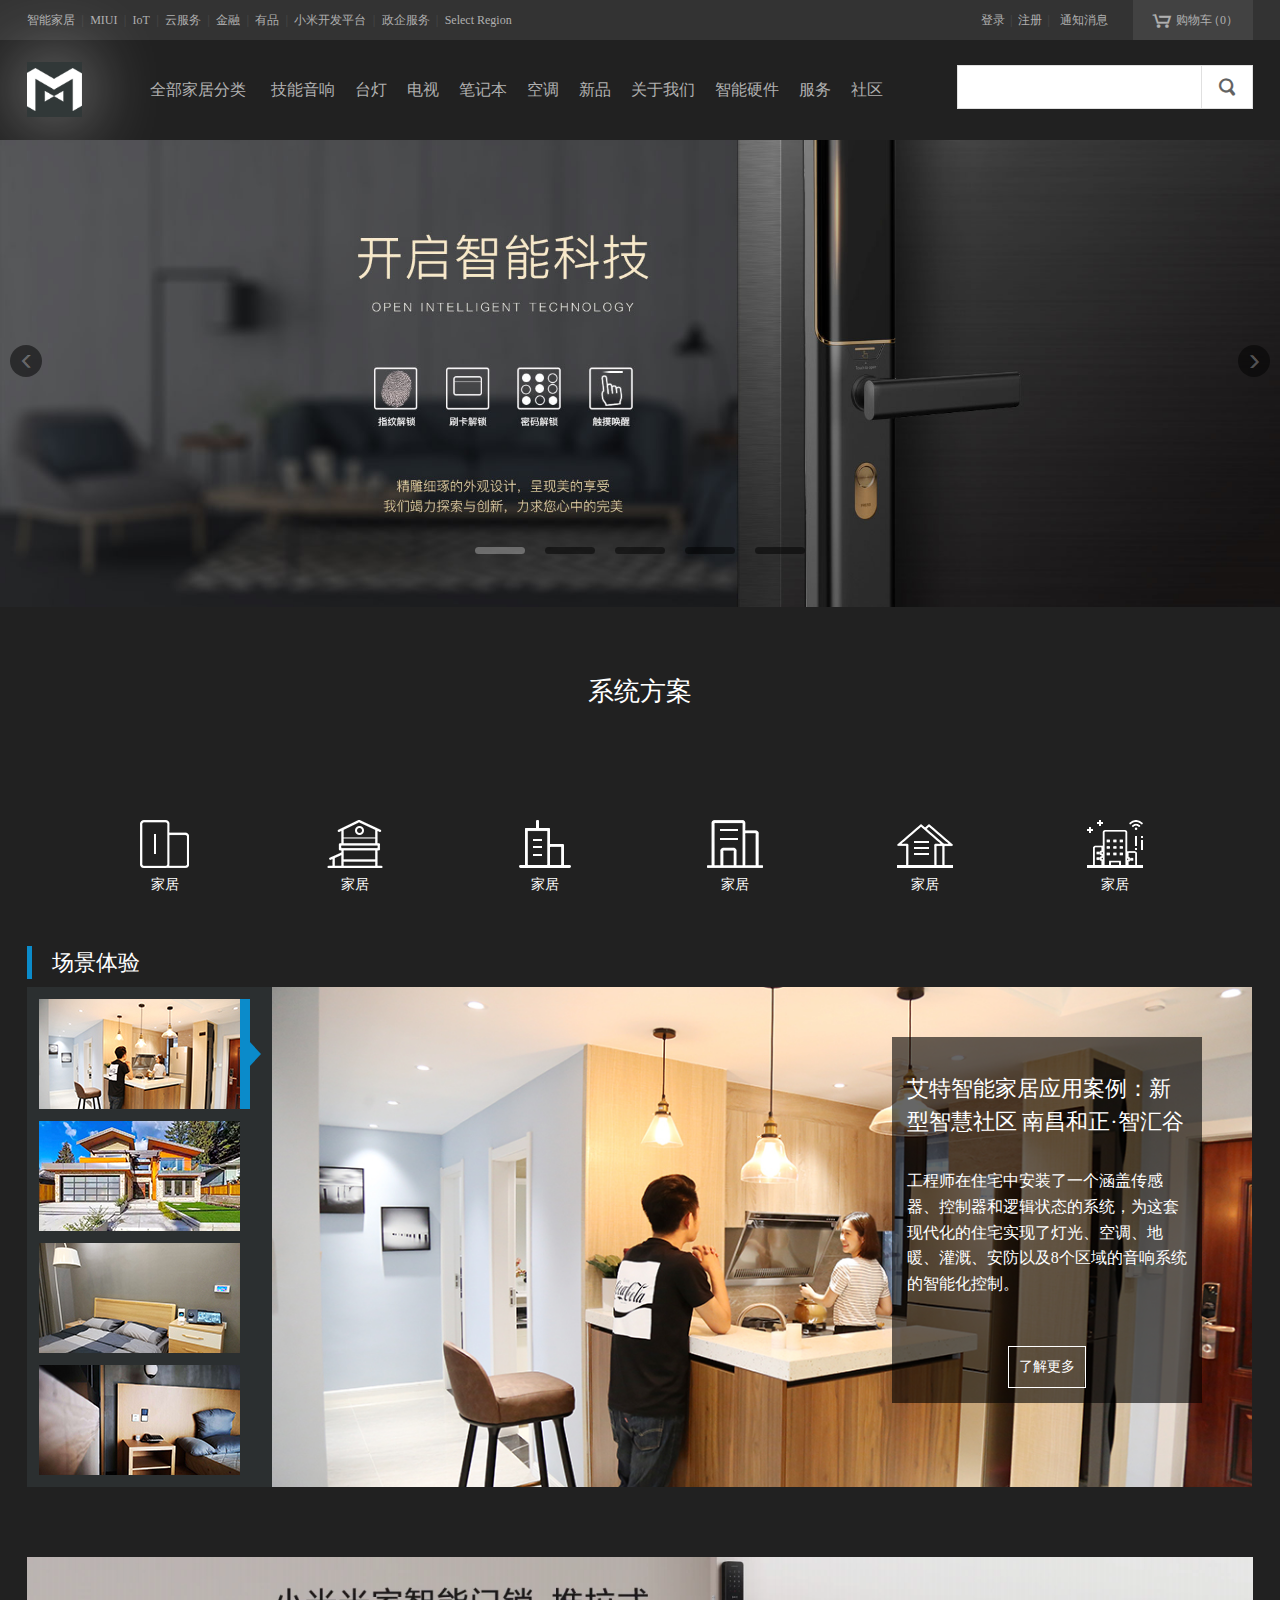
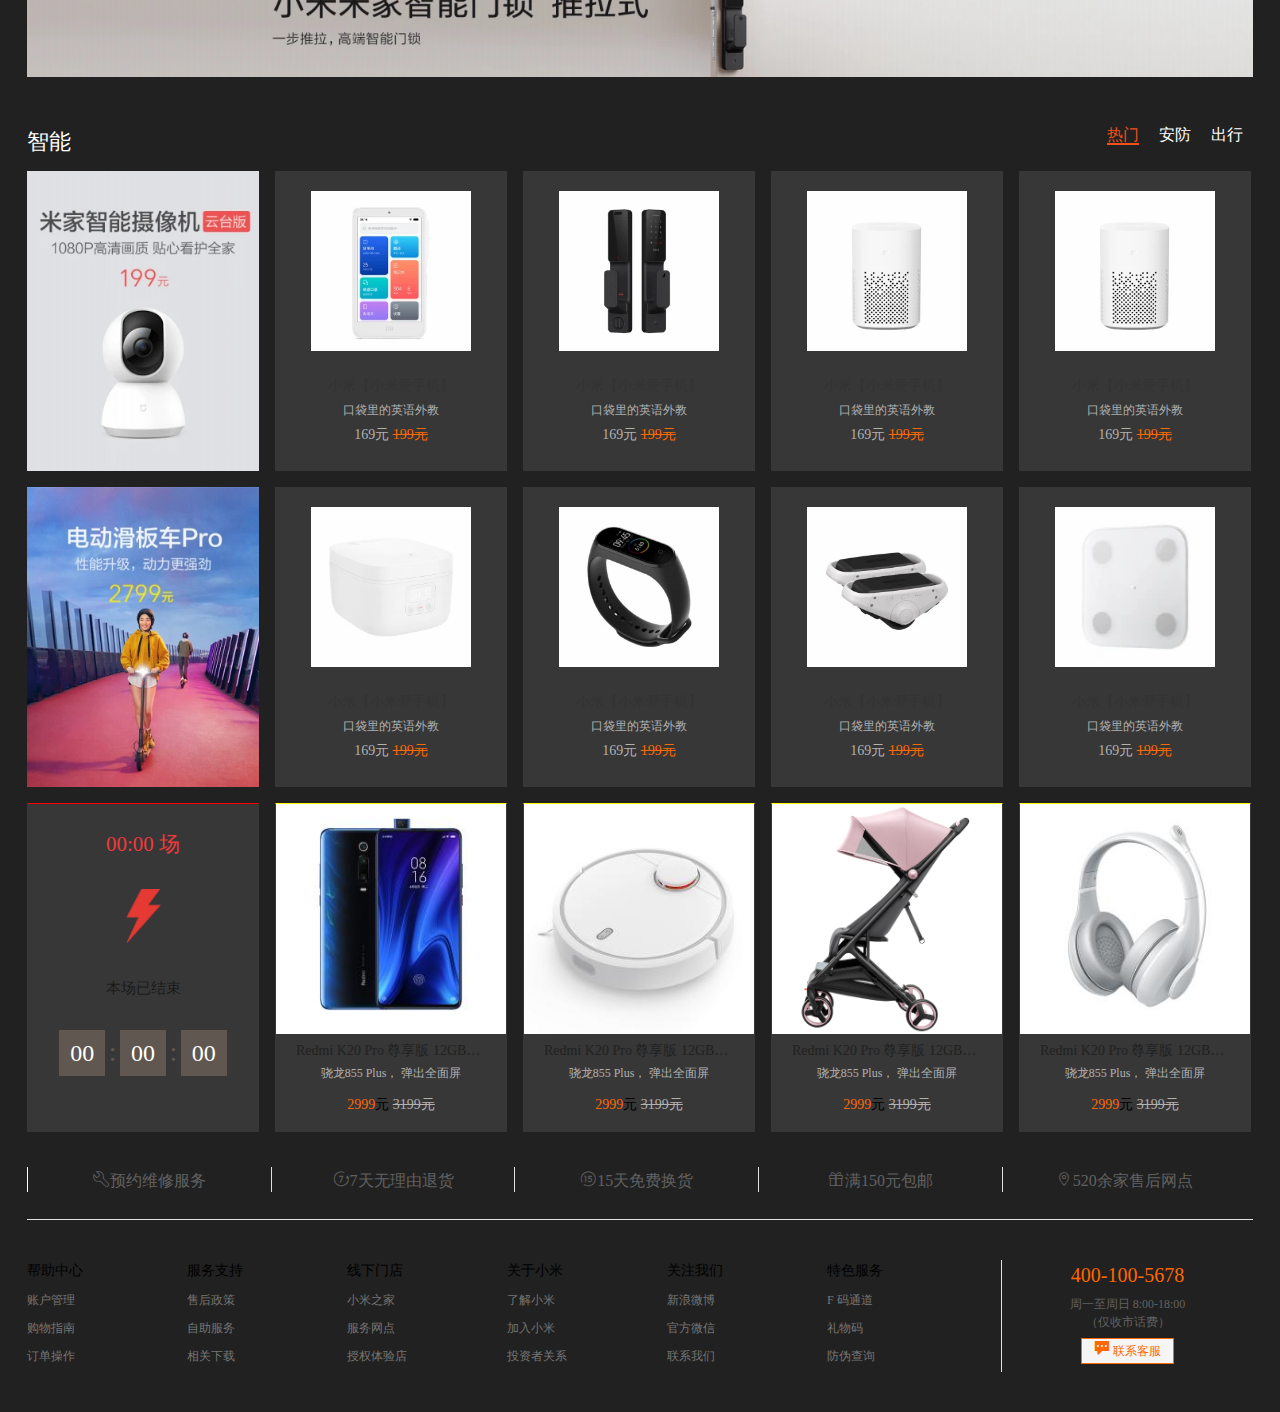
<file: index.html>
<!DOCTYPE html>
<html lang="en">
<head>
	<meta charset="UTF-8">
	<title>首页</title>
	<link rel="stylesheet" href="css/public.css">
	<link rel="stylesheet" href="css/index.css">
    <link rel="icon" href="favicon.ico">
	<link rel="stylesheet" href="css/iconfont.css">
	<script src="js/jquery-1.11.1.js"></script>
    <script src="js/myjs.js"></script>
</head>
<body>
	<div class="topbar">
        <div class="container">
            <div class="topbar-nav">
                <a href="">智能家居</a><span>|</span>
                <a href="">MIUI</a><span>|</span>
                <a href="">IoT</a><span>|</span>
                <a href="">云服务</a><span>|</span>
                <a href="">金融</a><span>|</span>
                <a href="">有品</a><span>|</span>
                <a href="">小米开发平台</a><span>|</span>
                <a href="">政企服务</a><span>|</span>
                <a href="">Select Region</a>
            </div>
            <div class="topbar-cart">
                <a href=""><i class="iconfont">&#xe60c</i>购物车<span>（0）</span></a>
            </div>
            <div class="topbar-info">
                <a href="" class="logobtn">登录</a><span>|</span>
                <a href="">注册</a><span>|</span>
                <a href="" class="sep">通知消息</a>
            </div>
        </div>
    </div> 
    <div class="header">
        <div class="container">
            <div class="header-log">
                <a href="index.html"></a>
            </div>
            <div class="header-nav">
                <ul class="nav-list clearfix">
                   <li class="nav-category">
                       <a href="">全部家居分类</a>
                    </li> 
                    <li class="nav-item">
                            <a href="">技能音响</a>
                    </li>
                    <li class="nav-item">
                            <a href="">台灯</a>
                    </li>
                    <li class="nav-item">
                            <a href="">电视</a>
                    </li>
                    <li class="nav-item">
                            <a href="">笔记本</a>
                    </li>
                    <li class="nav-item">
                            <a href="">空调</a>
                    </li>
                    <li class="nav-item">
                            <a href="">新品</a>
                    </li>
                    <li class="nav-item">
                            <a href="about.html" target="_blank">关于我们</a>
                    </li>
                    <li class="nav-item">
                            <a href="Intelligence.html" target="_blank">智能硬件</a>
                    </li>
                    <li class="nav-item">
                            <a href="service.html" target="_blank">服务</a>
                    </li>
                    <li class="nav-item">
                            <a href="community.html" target="_blank">社区</a>
                    </li>
                </ul>
            </div>
            <div class="header-search">
                <form action="" class="search-form">
                    <input type="search" name="keyword" class="search-text">
                    <input type="submit" value="&#xe616" class="search-btn iconfont">
                    <ul>
                        <li><span style='color:red; margin-right:4px;'>1</span>行业类别 IT/互联网/电子产品-电子商务</li>
                        <li><span style='color:red; margin-right:4px;'>2</span>人才红利窗口往往转瞬即逝</li>
                        <li><span style='color:red; margin-right:4px;'>3</span>行业类别 IT/互联网/电子产品-电子商务</li>
                        <li><span style='color:#999; margin-right:4px;'>4</span>选择 我们AI深度学习,和谷歌科学家</li>
                        <li><span style='color:#999; margin-right:4px;'>5</span>人工智能教育培训有限公司</li>
                        <li><span style='color:#999; margin-right:4px;'>6</span>行业类别 IT/互联网/电子产品-电子商务</li>
                        <li><span style='color:#999; margin-right:4px;'>7</span>行业类别 IT/互联网/电子产品-电子商务</li>
                        <li><span style='color:#999; margin-right:4px;'>8</span>深度学习推动 AI 时代来临,AlphaGo</li>
                        <li><span style='color:#999; margin-right:4px;'>9</span>选择 我们AI深度学习 Google 和谷歌</li>
                    </ul> margin-right:4px;
                    <script>
                        $('.search-form .search-text').focus(function(event) {
                            $('.search-form ul').show();
                        });
                        $('.search-form .search-text').blur(function(event) {
                            $('.search-form ul').hide();
                        });
                    </script>
                </form>
            </div>
        </div>
    </div>
    <div class="banner">  	
		<ul> 
             <li><a href=""><img src="images/banner02.jpg" alt=""></a></li>                  
             <li><a href=""><img src="images/banner03.jpg" alt=""></a></li>
             <li><a href=""><img src="images/banner04.jpg" alt=""></a></li>
             <li><a href=""><img src="images/banner05.jpg" alt=""></a></li>
             <li><a href=""><img src="images/banner01.jpg" alt=""></a></li>
             <li><a href=""><img src="images/banner01.jpg" alt=""></a></li>
        </ul>
        <ol>
            <li class="current"></li>
            <li></li>
            <li></li>
            <li></li>
            <li></li>
        </ol>
        <span class="left iconfont">&#xe502;</span>
        <span class="right iconfont">&#xe522;</span>
    </div>
    <div class="content">
        <div class="container">
            <div class="system-plan">
                <h2>系统方案</h2>
                <ul>
                    <li>
                        <a href="" class="zc"><img src="images/plan1.png" alt="家居"></a>
                        <a href="" class="hv"><img src="images/plan01.png" alt="家居"></a>
                        <h3 class="txt">家居</h3>
                    </li>
                    <li>
                        <a href="" class="zc"><img src="images/plan2.png" alt="影院"></a>
                        <a href="" class="hv"><img src="images/plan02.png" alt="影院"></a>
                        <h3>家居</h3>
                    </li>
                    <li>
                        <a href="" class="zc"><img src="images/plan3.png" alt="展馆"></a>
                        <a href="" class="hv"><img src="images/plan03.png" alt="展馆"></a>
                        <h3>家居</h3>
                    </li>
                    <li>
                        <a href="" class="zc"><img src="images/plan4.png" alt="地产"></a>
                        <a href="" class="hv"><img src="images/plan04.png" alt="地产"></a>
                        <h3>家居</h3>
                    </li>
                    <li>
                        <a href="" class="zc"><img src="images/plan5.png" alt="商业"></a>
                        <a href="" class="hv"><img src="images/plan05.png" alt="商业"></a>
                        <h3>家居</h3>
                    </li>
                    <li>
                        <a href="" class="zc"><img src="images/plan6.png" alt="酒店"></a>
                        <a href="" class="hv"><img src="images/plan06.png" alt="酒店"></a>
                        <h3>家居</h3>
                    </li>
                </ul>
                <script>
                    $('.system-plan ul li').mouseover(function(event) {
                       var n= $(this).index();
                       $(this).css('backgroundColor', '#f1501a');
                       $('.zc').eq(n).hide();
                       $('.hv').eq(n).show();
                    });
                       $('.system-plan ul li').mouseout(function(event) {
                       $(this).css('backgroundColor', '');
                       var n= $(this).index();
                       $('.zc').eq(n).show();
                       $('.hv').eq(n).hide();
                    });
                </script>
            </div>
            <div class="experience-tab clearfix">
                <h2>场景体验</h2>
                <ul class="left" id="tab-left">
                    <li class="active"><img src="images/tab01.jpg" alt=""></li>
                    <li><img src="images/tab02.jpg" alt=""></li>
                    <li><img src="images/tab03.jpg" alt=""></li>
                    <li><img src="images/tab04.jpg" alt=""></li>
                </ul>
                <ol class="right" id="tab-right">
                    <li>
                        <div class="box">
                            <h3>艾特智能家居应用案例：新型智慧社区 南昌和正·智汇谷</h3>
                            <p>工程师在住宅中安装了一个涵盖传感器、控制器和逻辑状态的系统，为这套现代化的住宅实现了灯光、空调、地暖、灌溉、安防以及8个区域的音响系统的智能化控制。</p>
                            <a href="">了解更多</a>
                        </div>
                    </li>
                    <li>
                        <div class="box">
                            <h3>HDL智能家居系统应用案例：加拿大温哥华三层别墅住宅</h3>
                            <p>工程师在住宅中安装了一个涵盖传感器、控制器和逻辑状态的系统，为这套现代化的住宅实现了灯光、空调、地暖、灌溉、安防以及8个区域的音响系统的智能化控制。</p>
                            <a href="">了解更多</a>
                        </div>
                    </li>
                    <li>
                        <div class="box">
                            <h3>直击：LivingLab深圳智能家居体验厅</h3>
                            <p>体验厅户型是两房两厅。采用极具现代简约欧美风格的整体设计，大气得体又不失时尚感，无论是豪华别墅、高级公寓、主题酒店都能与产品外观所搭配
                            </p>
                            <a href="">了解更多</a>
                        </div>
                    </li>
                    <li>
                        <div class="box">
                            <h3>高科技赋能舟山MORNING酒店 ，“欧瑞博MixPad+”成为高端酒店新标配</h3>
                            <p>酒店房间全部使用欧瑞博革命性新品MixPad超级智能面板，以提高酒店装修的美观度，同时实现酒店服务和设备的智能化，提升运营效率。</p>
                            <a href="">了解更多</a>
                        </div>
                    </li>
                </ol>
            </div>
            <script>
                $('#tab-left li').click(function(){
                    var n=$(this).index();
                    $(this).addClass('active').siblings().removeClass('active');
                    $('#tab-right li').eq(n).fadeIn(1000).siblings().hide();
                })
            </script>
            <div class="advert"><img src="images/advert01.webp" alt=""></div> 
            <div class="intelligence">
                <div class=" box">
                    <h2 class="clearfix">智能</h2>
                    <ul class="clearfix">
                        <li><a href="">热门</a></li>
                        <li><a href="">安防</a></li>
                        <li><a href="">出行</a></li>
                    </ul>
                </div>
                <div class="more">
                    <ol class="clearfix">
                        <li>
                            <img src="images/intelligence01.webp" alt="" height="100%">
                        </li>
                        <li>
                            <img src="images/intelligence02.webp" alt="">
                            <h3>小米【小米爱手机】</h3>
                            <p class="desc">口袋里的英语外教</p>
                            <div class="price">
                                <span>169元</span>
                                <del>199元</del>
                            </div>
                        </li>
                        <li>
                            <img src="images/intelligence03.webp" alt="">
                            <h3>小米【小米爱手机】</h3>
                            <p class="desc">口袋里的英语外教</p>
                            <div class="price">
                                <span>169元</span>
                                <del>199元</del>
                            </div>
                        </li>
                        <li>
                            <img src="images/intelligence04.webp" alt="">
                            <h3>小米【小米爱手机】</h3>
                            <p class="desc">口袋里的英语外教</p>
                            <div class="price">
                                <span>169元</span>
                                <del>199元</del>
                            </div>
                        </li>
                        <li>
                            <img src="images/intelligence05.webp" alt="">
                            <h3>小米【小米爱手机】</h3>
                            <p class="desc">口袋里的英语外教</p>
                            <div class="price">
                                <span>169元</span>
                                <del>199元</del>
                            </div>
                        </li>
                        <li>
                            <img src="images/intelligence06.webp" alt="" height="100%">
                        </li>
                        <li>
                            <img src="images/intelligence07.webp" alt="">
                            <h3>小米【小米爱手机】</h3>
                            <p class="desc">口袋里的英语外教</p>
                            <div class="price">
                                <span>169元</span>
                                <del>199元</del>
                            </div>
                        </li>
                        <li>
                            <img src="images/intelligence08.webp" alt="">
                            <h3>小米【小米爱手机】</h3>
                            <p class="desc">口袋里的英语外教</p>
                            <div class="price">
                                <span>169元</span>
                                <del>199元</del>
                            </div>
                        </li>
                        <li>
                            <img src="images/intelligence09.webp" alt="">
                            <h3>小米【小米爱手机】</h3>
                            <p class="desc">口袋里的英语外教</p>
                            <div class="price">
                                <span>169元</span>
                                <del>199元</del>
                            </div>
                        </li>
                        <li>
                            <img src="images/intelligence10.webp" alt="">
                            <h3>小米【小米爱手机】</h3>
                            <p class="desc">口袋里的英语外教</p>
                            <div class="price">
                                <span>169元</span>
                                <del>199元</del>
                            </div>
                        </li>
                    </ol>
                </div>
            </div> 
            <div class="flash-purchase clearfix">
                <ul>
                    <li class="one">
                        <div class="round">00:00 场</div>
                        <img src="images/flash-purchase" alt="">
                        <div class="title">本场已结束</div>
                        <div class="time">
                            <span>00</span>
                            <i>:</i>
                            <span>00</span>
                            <i>:</i>
                            <span>00</span>
                        </div>
                    </li>
                    <li>
                       <img src="images/flash01.jpg" alt=""> 
                       <h3>Redmi K20 Pro 尊享版 12GB+512GB 冰川蓝</h3>
                       <p class="desc">骁龙855 Plus， 弹出全面屏</p>
                       <p class="price">
                            <span>2999</span>元
                            <del>3199元</del>
                       </p>
                    </li>
                    <li>
                       <img src="images/flash02.jpg" alt=""> 
                       <h3>Redmi K20 Pro 尊享版 12GB+512GB 冰川蓝</h3>
                       <p class="desc">骁龙855 Plus， 弹出全面屏</p>
                       <p class="price">
                            <span>2999</span>元
                            <del>3199元</del>
                       </p>
                    </li>
                    <li>
                       <img src="images/flash03.png" alt=""> 
                       <h3>Redmi K20 Pro 尊享版 12GB+512GB 冰川蓝</h3>
                       <p class="desc">骁龙855 Plus， 弹出全面屏</p>
                       <p class="price">
                            <span>2999</span>元
                            <del>3199元</del>
                       </p>
                    </li>
                    <li>
                       <img src="images/flash04.jpg" alt=""> 
                       <h3>Redmi K20 Pro 尊享版 12GB+512GB 冰川蓝</h3>
                       <p class="desc">骁龙855 Plus， 弹出全面屏</p>
                       <p class="price">
                            <span>2999</span>元
                            <del>3199元</del>
                       </p>
                    </li>
                </ul>
            </div>  
        </div>
    </div>
    <div class="site-footer">
        <div class="container">
            <div class="footer-service">
                <ul class="list-service clearfix">
                    <li class="j"><a rel="nofollow" href="" target="_blank" ><i class="iconfont"></i>预约维修服务</a></li>
                    <li><a rel="nofollow" href="" target="_blank" ><i class="iconfont"></i>7天无理由退货</a></li>
                    <li><a rel="nofollow" href="" target="_blank"><i class="iconfont"></i>15天免费换货</a></li>
                    <li><a rel="nofollow" href="" target="_blank" ><i class="iconfont"></i>满150元包邮</a></li>
                    <li><a rel="nofollow" href="" target="_blank"><i class="iconfont"></i>520余家售后网点</a></li>
                </ul>
            </div>
            <div class="footer-links clearfix">
                
                <dl class="col-links">
                    <dt>帮助中心</dt>
                    
                    <dd><a rel="nofollow" href="//www.mi.com/service/account/Account%20registration/" target="_blank" data-stat-id="8cdb3fd193998efb" onclick="_msq.push(['trackEvent', '0c4f795950898e2b-8cdb3fd193998efb', '//www.mi.com/service/account/Account20registration/', 'pcpid', '']);">账户管理</a></dd>
                    
                    <dd><a rel="nofollow" href="//www.mi.com/service/buy/SalesTime/" target="_blank" data-stat-id="0bdbd5ae181de92b" onclick="_msq.push(['trackEvent', '0c4f795950898e2b-0bdbd5ae181de92b', '//www.mi.com/service/buy/SalesTime/', 'pcpid', '']);">购物指南</a></dd>
                    
                    <dd><a rel="nofollow" href="//www.mi.com/service/order/sendprogress/" target="_blank" data-stat-id="129ad32e2936fa21" onclick="_msq.push(['trackEvent', '0c4f795950898e2b-129ad32e2936fa21', '//www.mi.com/service/order/sendprogress/', 'pcpid', '']);">订单操作</a></dd>
                    
                </dl>
                    
                <dl class="col-links ">
                    <dt>服务支持</dt>
                    
                    <dd><a rel="nofollow" href="//www.mi.com/service/exchange" target="_blank" data-stat-id="e4e8494b929c27cc" onclick="_msq.push(['trackEvent', '0c4f795950898e2b-e4e8494b929c27cc', '//www.mi.com/service/exchange', 'pcpid', '']);">售后政策</a></dd>
                    
                    <dd><a rel="nofollow" href="//www.mi.com/service/" target="_blank" data-stat-id="bf7e18f83fc87ed5" onclick="_msq.push(['trackEvent', '0c4f795950898e2b-bf7e18f83fc87ed5', '//www.mi.com/service/', 'pcpid', '']);">自助服务</a></dd>
                    
                    <dd><a rel="nofollow" href="//www.mi.com/c/service/download/" target="_blank" data-stat-id="1511e2519af499ed" onclick="_msq.push(['trackEvent', '0c4f795950898e2b-1511e2519af499ed', '//www.mi.com/c/service/download/', 'pcpid', '']);">相关下载</a></dd>
                    
                </dl>
                    
                <dl class="col-links ">
                    <dt>线下门店</dt>
                    
                    <dd><a rel="nofollow" href="//www.mi.com/c/xiaomizhijia/" target="_blank" data-stat-id="e3093a95cf90118a" onclick="_msq.push(['trackEvent', '0c4f795950898e2b-e3093a95cf90118a', '//www.mi.com/c/xiaomizhijia/', 'pcpid', '']);">小米之家</a></dd>
                    
                    <dd><a rel="nofollow" href="//www.mi.com/static/maintainlocation/" target="_blank" data-stat-id="426ca0b21055ecce" onclick="_msq.push(['trackEvent', '0c4f795950898e2b-426ca0b21055ecce', '//www.mi.com/static/maintainlocation/', 'pcpid', '']);">服务网点</a></dd>
                    
                    <dd><a rel="nofollow" href="//www.mi.com/static/familyLocation/" target="_blank" data-stat-id="9648a07c624b7778" onclick="_msq.push(['trackEvent', '0c4f795950898e2b-9648a07c624b7778', '//www.mi.com/static/familyLocation/', 'pcpid', '']);">授权体验店</a></dd>
                    
                </dl>
                    
                <dl class="col-links ">
                    <dt>关于小米</dt>
                    
                    <dd><a rel="nofollow" href="//www.mi.com/about/" target="_blank" data-stat-id="7793e051987d4005" onclick="_msq.push(['trackEvent', '0c4f795950898e2b-7793e051987d4005', '//www.mi.com/about/', 'pcpid', '']);">了解小米</a></dd>
                    
                    <dd><a rel="nofollow" href="http://hr.xiaomi.com/" target="_blank" data-stat-id="ef2903728d7fdadf" onclick="_msq.push(['trackEvent', '0c4f795950898e2b-ef2903728d7fdadf', 'http://hr.xiaomi.com/', 'pcpid', '']);">加入小米</a></dd>
                    
                    <dd><a rel="nofollow" href="//company.mi.com/zh-cn/ir/indexContent/index.html" target="_blank" data-stat-id="2791611b8d726c36" onclick="_msq.push(['trackEvent', '0c4f795950898e2b-2791611b8d726c36', '//company.mi.com/zh-cn/ir/indexContent/index.html', 'pcpid', '']);">投资者关系</a></dd>
                    
                </dl>
                    
                <dl class="col-links ">
                    <dt>关注我们</dt>
                    
                    <dd><a rel="nofollow" href="https://weibo.com/xiaomishangcheng" target="_blank">新浪微博</a></dd>
                    
                    <dd><a rel="nofollow" href="#J_modalWeixin">官方微信</a></dd>
                    
                    <dd><a rel="nofollow" href="//www.mi.com/about/contact/" target="_blank">联系我们</a></dd>
                    
                </dl>
                    
                <dl class="col-links ">
                    <dt>特色服务</dt>
                    
                    <dd><a rel="nofollow" href="//order.mi.com/queue/f2code" target="_blank">F 码通道</a></dd>
                    
                    <dd><a rel="nofollow" href="//order.mi.com/giftcode/input/" target="_blank">礼物码</a></dd>
                    
                    <dd><a rel="nofollow" href="//order.mi.com/misc/checkitem" target="_blank">防伪查询</a></dd>
                    
                </dl>
                    
                <div class="col-contact">
                    <p class="phone">400-100-5678</p>
                    <p>
                        周一至周日 8:00-18:00<br>（仅收市话费）
                    </p>
                   <a rel="nofollow" ><i class="iconfont"></i> 联系客服
                   </a>            
                </div>
            </div>
        </div>
    </div>
    <div class="side-nav">
       <!--  <ol>
            <li><a href=""><img src="images/side-nav01.png" alt=""><span>手机APP</span></a></li>
            <li><a href=""><img src="images/side-nav02.png" alt=""><span>个人中心</span></a></li>
            <li><a href=""><img src="images/side-nav03.png" alt=""><span>售后服务</span></a></li>
            <li><a href=""><img src="images/side-nav04.png" alt=""><span>人工服务</span></a></li>
            <li><a href=""><img src="images/side-nav05.png" alt=""><span>购物车</span></a></li>
        </ol> -->
        <div class="topbtn"><span class="iconfont">&#xe66c;</span></div>
    </div>
</body>
</html>
</file>
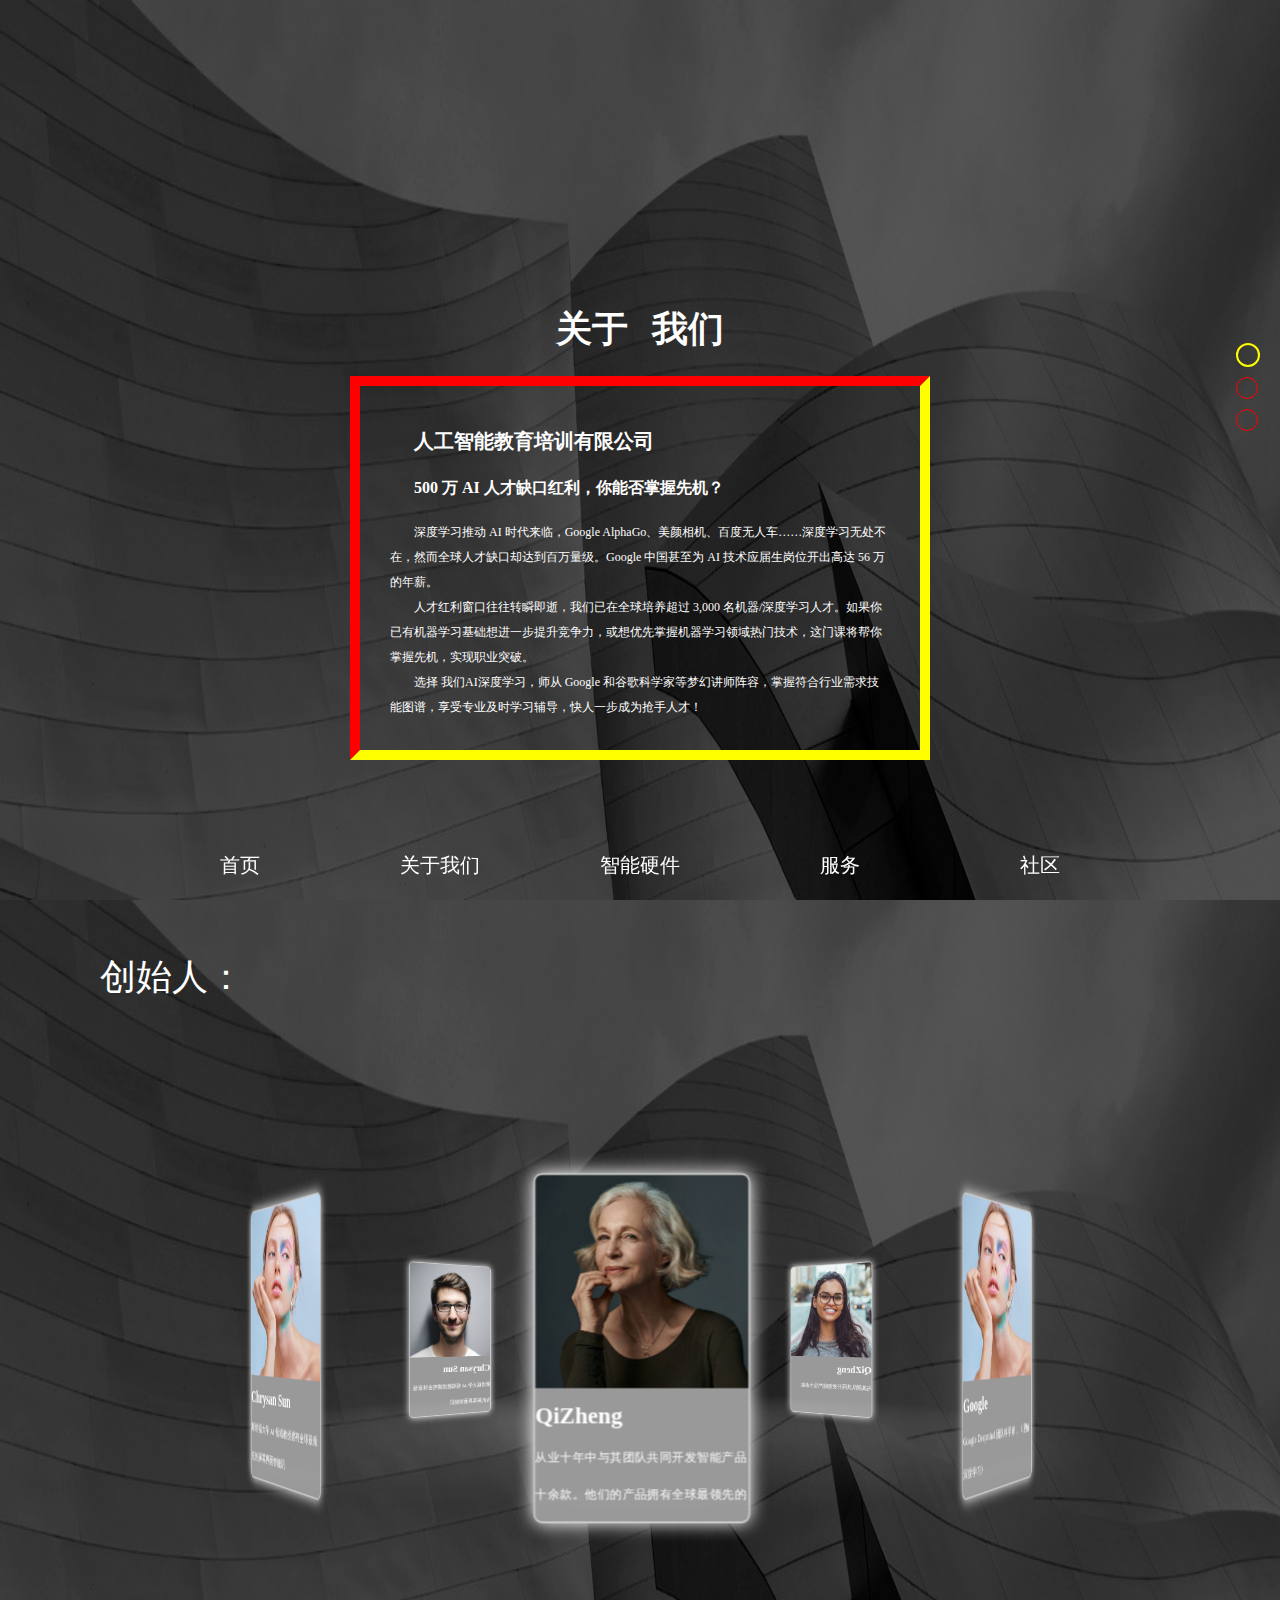
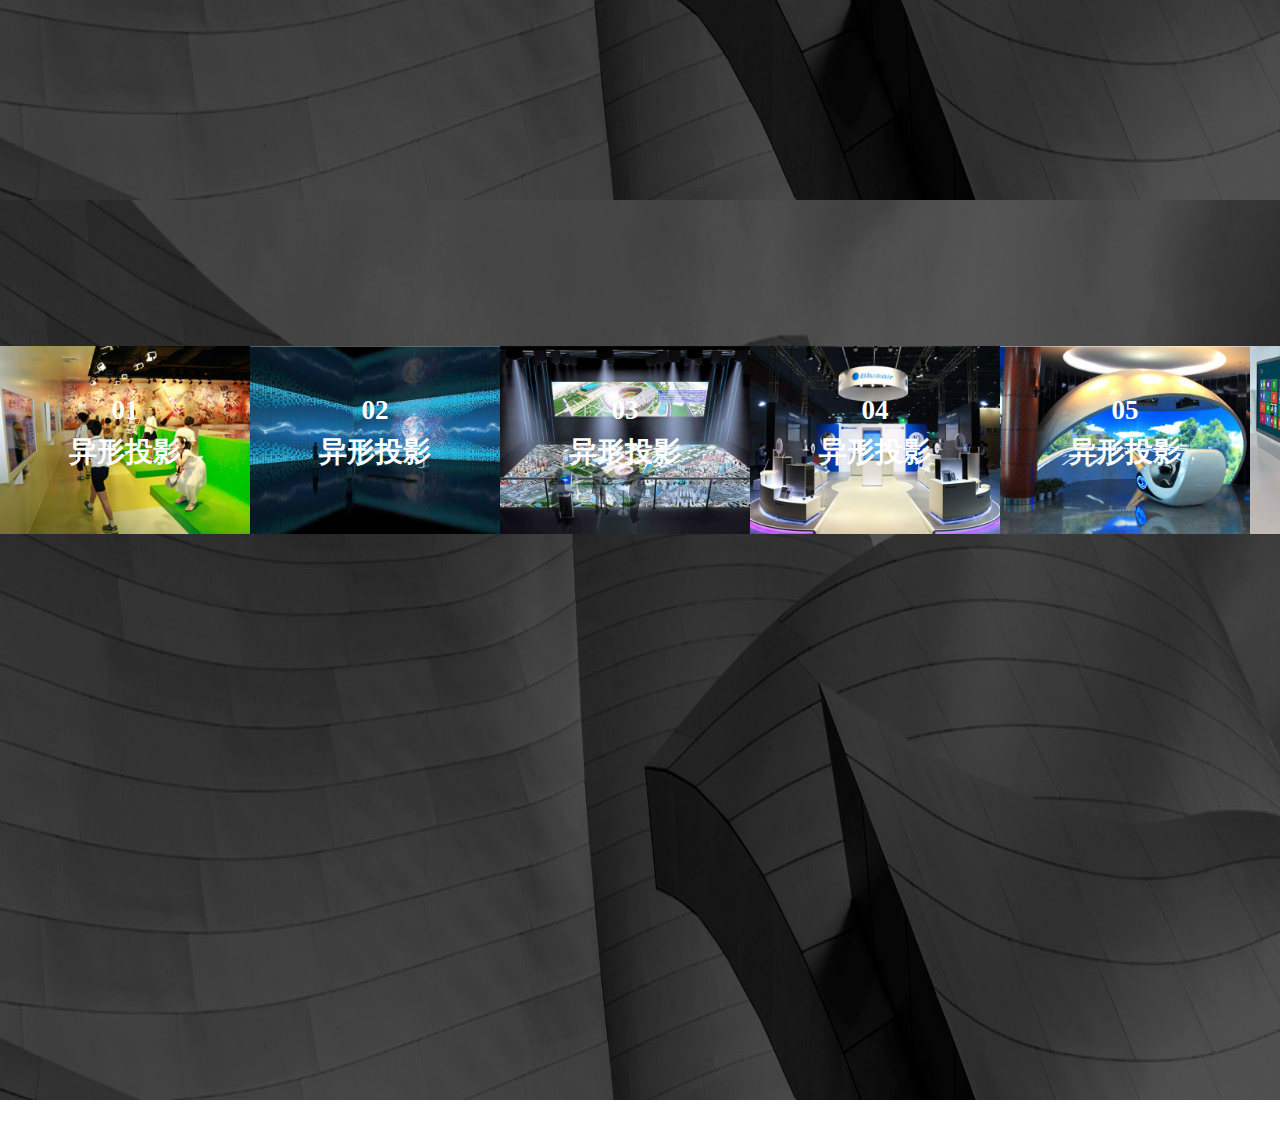
<file: about.html>
<!DOCTYPE html>
<html lang="en">
<head>
	<meta charset="UTF-8">
	<title>关于</title>
	<link rel="stylesheet" href="css/about.css">
    <link rel="icon" href="favicon.ico">
	<link rel="stylesheet" href="css/iconfont.css">
	<script src="js/jquery-1.11.1.js"></script>
	<script src="js/jquery.mousewheel.js"></script>
    <script src="js/about.js"></script>
</head>
<body>
	<ul class="aside">
		<li class="current"></li>
		<li></li>
		<li></li>
	</ul>
	<nav class="nav">
		<ol>
			<li><a href="index.html" target="_blank">首页</a></li>
			<li><a href="about.html" target="_blank">关于我们</a></li>
			<li><a href="Intelligence.html" target="_blank">智能硬件</a></li>
			<li><a href="service.html" target="_blank">服务</a></li>
			<li><a href="community.html" target="_blank">社区</a></li>
		</ol>
	</nav>
	<section>
		<div class="screen1">
			<div class="title no">
				<h1 class="right">关于</h1>
				<h1 class="left">我们</h1>
				<div class="txt">
					<h2>人工智能教育培训有限公司</h2>
					<h4>500 万 AI 人才缺口红利，你能否掌握先机？</h4>
					<p>深度学习推动 AI 时代来临，Google AlphaGo、美颜相机、百度无人车……深度学习无处不在，然而全球人才缺口却达到百万量级。Google 中国甚至为 AI 技术应届生岗位开出高达 56 万的年薪。</p>
					<p>人才红利窗口往往转瞬即逝，我们已在全球培养超过 3,000 名机器/深度学习人才。如果你已有机器学习基础想进一步提升竞争力，或想优先掌握机器学习领域热门技术，这门课将帮你掌握先机，实现职业突破。</p>
					<p>选择 我们AI深度学习，师从 Google 和谷歌科学家等梦幻讲师阵容，掌握符合行业需求技能图谱，享受专业及时学习辅导，快人一步成为抢手人才！</p>
					<span class="lfbt"></span>
				    <span class="ritp"></span>
				</div>
			</div>
		</div>
		<div class="screen2">
			<div class="title">创始人：</div>
			<div class="pic">
			    <div class="box">
			      <img src="images/about-rw01.jpg" alt="">
			      <h4>QiZheng</h4>
			      <i>从业十年中与其团队共同开发智能产品十余款。他们的产品拥有全球最领先的屏幕界面智能识别技术</i>
			    </div>
			     <div class="box">
			      <img src="images/about-rw02.jpg" alt="">
			      <h4>Google</h4>
			      <i>Google Deepmind 团队科学家，《理解深度学习》</i>
			    </div>
			     <div class="box">
			      <img src="images/about-rw03.jpg" alt="">
			      <h4>Chrysan Sun</h4>
			      <i>斯坦福大学 AI 领域教授拥有全球最领先的屏幕界面智能识</i>
			    </div>
			     <div class="box">
			      <img src="images/about-rw04.jpg" alt="">
			      <h4>QiZheng</h4>
			      <i>与其团队共同开发智能产品十余款</i>
			    </div>
			     <div class="box">
			      <img src="images/about-rw05.jpg" alt="">
			       <h4>Google</h4>
			      <i>Google Deepmind 团队科学家，《理解深度学习》</i>
			    </div>
			     <div class="box">
			      <img src="images/about-rw06.jpg" alt="">
			     <h4>Chrysan Sun</h4>
			      <i>斯坦福大学 AI 领域教授拥有全球最领先的屏幕界面智能识</i>
			    </div>
			    <div class="box">
			      <img src="images/about-rw01.jpg" alt="">
			      <h4>fjsfjdfjfsf</h4>
			      <i>fjsdf技术犯规绝地反击点击发送</i>
			    </div>
			     <div class="box">
			      <img src="images/about-rw02.jpg" alt="">
			      <h4>Chrysan Sun</h4>
			      <i>斯坦福大学 AI 领域教授拥有全球最领先的屏幕界面智能识</i>
			    </div>
   				<p></p>
 			 </div>
		</div>
		<div class="screen3">
			<div class="wrap">
				<ul>
					<li>
						<a href="">
							<div class="text">
                                 <h2>01</h2>
                                 <h3><span style="">异形投影</span></h3>
                           </div>
                           <h4 class="bgopacity">
                            在展览展示业、设计业日益发达的背景下，许多场合的装修设计以变化多端的形状凸显特点，出奇制胜。如果在这些异形表面上使用动态投影，对整个展览展示的氛围、格调都是一种升华。因此，异形投影诞生了。通过异形播片系统，我们可以为客户勾取投影对象——异形物体的轮廓，并根据其轮廓设身打造专用的动态影片，最终通过多通道边缘融合软件，使投影完美贴合到异形表面上，仿佛是异形物本身焕发的光彩。异形投影的投影面不受限制，汽车外形，雕塑外形，异型墙体等，都可以轻松拿下。</h4>
						</a>
					</li>
					<li>
						<a href="">
							<div class="text">
                                 <h2>02</h2>
                                 <h3><span style="">异形投影</span></h3>
                           </div>
                           <h4 class="bgopacity">
                            在展览展示业、设计业日益发达的背景下，许多场合的装修设计以变化多端的形状凸显特点，出奇制胜。如果在这些异形表面上使用动态投影，对整个展览展示的氛围、格调都是一种升华。因此，异形投影诞生了。通过异形播片系统，我们可以为客户勾取投影对象——异形物体的轮廓，并根据其轮廓设身打造专用的动态影片，最终通过多通道边缘融合软件，使投影完美贴合到异形表面上，仿佛是异形物本身焕发的光彩。异形投影的投影面不受限制，汽车外形，雕塑外形，异型墙体等，都可以轻松拿下。</h4>
						</a>
					</li>
					<li>
						<a href="">
							<div class="text">
                                 <h2>03</h2>
                                 <h3><span style="">异形投影</span></h3>
                           </div>
                           <h4 class="bgopacity">
                            在展览展示业、设计业日益发达的背景下，许多场合的装修设计以变化多端的形状凸显特点，出奇制胜。如果在这些异形表面上使用动态投影，对整个展览展示的氛围、格调都是一种升华。因此，异形投影诞生了。通过异形播片系统，我们可以为客户勾取投影对象——异形物体的轮廓，并根据其轮廓设身打造专用的动态影片，最终通过多通道边缘融合软件，使投影完美贴合到异形表面上，仿佛是异形物本身焕发的光彩。异形投影的投影面不受限制，汽车外形，雕塑外形，异型墙体等，都可以轻松拿下。</h4>
						</a>
					</li>
					<li>
						<a href="">
							<div class="text">
                                 <h2>04</h2>
                                 <h3><span style="">异形投影</span></h3>
                           </div>
                           <h4 class="bgopacity">
                            在展览展示业、设计业日益发达的背景下，许多场合的装修设计以变化多端的形状凸显特点，出奇制胜。如果在这些异形表面上使用动态投影，对整个展览展示的氛围、格调都是一种升华。因此，异形投影诞生了。通过异形播片系统，我们可以为客户勾取投影对象——异形物体的轮廓，并根据其轮廓设身打造专用的动态影片，最终通过多通道边缘融合软件，使投影完美贴合到异形表面上，仿佛是异形物本身焕发的光彩。异形投影的投影面不受限制，汽车外形，雕塑外形，异型墙体等，都可以轻松拿下。</h4>
						</a>
					</li>
					<li>
						<a href="">
							<div class="text">
                                 <h2>05</h2>
                                 <h3><span style="">异形投影</span></h3>
                           </div>
                           <h4 class="bgopacity">
                            在展览展示业、设计业日益发达的背景下，许多场合的装修设计以变化多端的形状凸显特点，出奇制胜。如果在这些异形表面上使用动态投影，对整个展览展示的氛围、格调都是一种升华。因此，异形投影诞生了。通过异形播片系统，我们可以为客户勾取投影对象——异形物体的轮廓，并根据其轮廓设身打造专用的动态影片，最终通过多通道边缘融合软件，使投影完美贴合到异形表面上，仿佛是异形物本身焕发的光彩。异形投影的投影面不受限制，汽车外形，雕塑外形，异型墙体等，都可以轻松拿下。</h4>
						</a>
					</li>
					<li>
						<a href="">
							<div class="text">
                                 <h2>06</h2>
                                 <h3><span style="">异形投影</span></h3>
                           </div>
                           <h4 class="bgopacity">
                            在展览展示业、设计业日益发达的背景下，许多场合的装修设计以变化多端的形状凸显特点，出奇制胜。如果在这些异形表面上使用动态投影，对整个展览展示的氛围、格调都是一种升华。因此，异形投影诞生了。通过异形播片系统，我们可以为客户勾取投影对象——异形物体的轮廓，并根据其轮廓设身打造专用的动态影片，最终通过多通道边缘融合软件，使投影完美贴合到异形表面上，仿佛是异形物本身焕发的光彩。异形投影的投影面不受限制，汽车外形，雕塑外形，异型墙体等，都可以轻松拿下。</h4>
						</a>
					</li>
					<li>
						<a href="">
							<div class="text">
                                 <h2>07</h2>
                                 <h3><span style="">异形投影</span></h3>
                           </div>
                           <h4 class="bgopacity">
                            在展览展示业、设计业日益发达的背景下，许多场合的装修设计以变化多端的形状凸显特点，出奇制胜。如果在这些异形表面上使用动态投影，对整个展览展示的氛围、格调都是一种升华。因此，异形投影诞生了。通过异形播片系统，我们可以为客户勾取投影对象——异形物体的轮廓，并根据其轮廓设身打造专用的动态影片，最终通过多通道边缘融合软件，使投影完美贴合到异形表面上，仿佛是异形物本身焕发的光彩。异形投影的投影面不受限制，汽车外形，雕塑外形，异型墙体等，都可以轻松拿下。</h4>
						</a>
					</li>
					<li>
						<a href="">
							<div class="text">
                                 <h2>08</h2>
                                 <h3><span style="">异形投影</span></h3>
                           </div>
                           <h4 class="bgopacity">
                            在展览展示业、设计业日益发达的背景下，许多场合的装修设计以变化多端的形状凸显特点，出奇制胜。如果在这些异形表面上使用动态投影，对整个展览展示的氛围、格调都是一种升华。因此，异形投影诞生了。通过异形播片系统，我们可以为客户勾取投影对象——异形物体的轮廓，并根据其轮廓设身打造专用的动态影片，最终通过多通道边缘融合软件，使投影完美贴合到异形表面上，仿佛是异形物本身焕发的光彩。异形投影的投影面不受限制，汽车外形，雕塑外形，异型墙体等，都可以轻松拿下。</h4>
						</a>
					</li>
				</ul>
			</div>
		</div>
	</section>
</body>
</html>
</file>
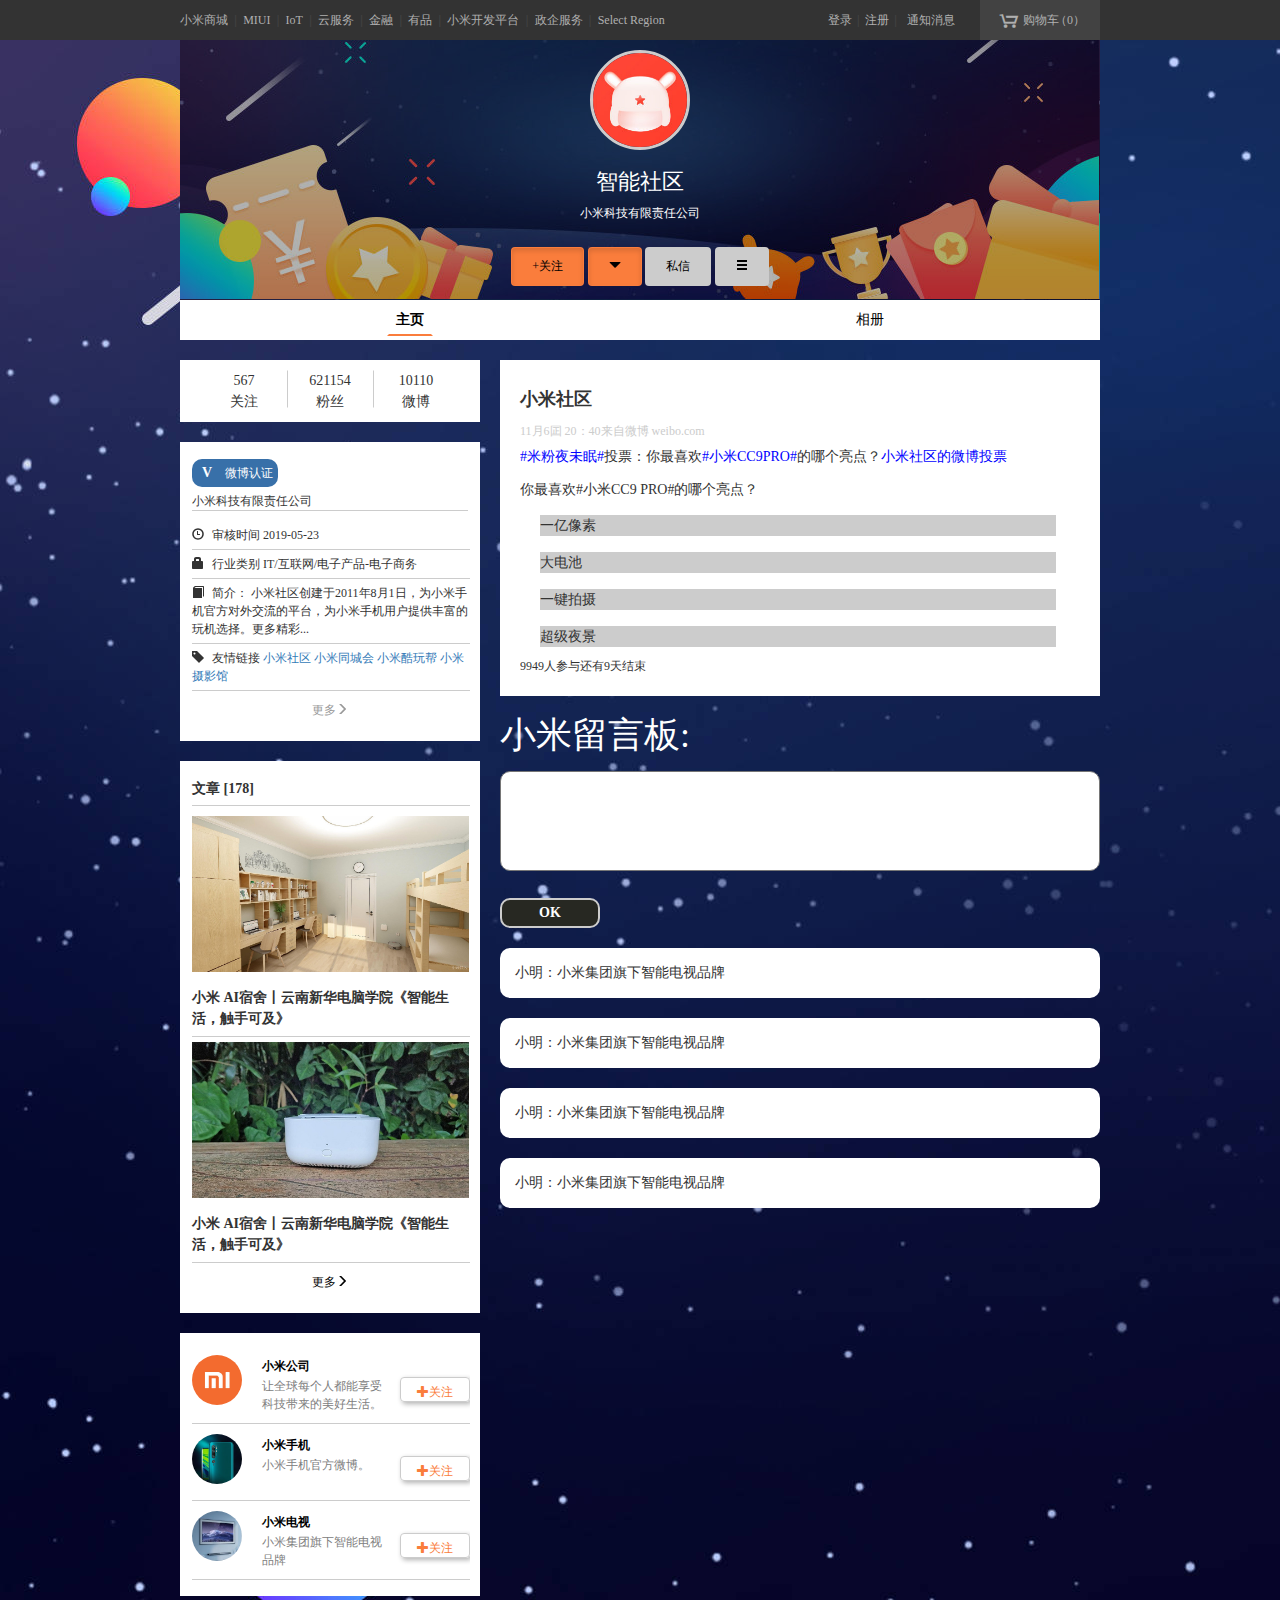
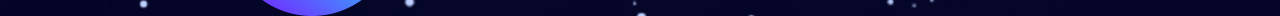
<file: community.html>
<!DOCTYPE html>
<html lang="en">
<head>
	<meta charset="UTF-8">
	<title>community</title>
	<link href="css/bootstrap.css" rel="stylesheet">
	<link rel="stylesheet" href="css/public.css">
	<link rel="shortcut icon" href="favicon.ico"/>
	<link rel="stylesheet" href="css/iconfont.css">
	<link rel="stylesheet" href="css/community.css">
	<script src="js/jquery-1.11.1.js"></script>
    <script src="js/myjs.js"></script>
</head>
<body>
	<div class="topbar">
        <div class="container">
            <div class="topbar-nav">
                <a href="">小米商城</a><span>|</span>
                <a href="">MIUI</a><span>|</span>
                <a href="">IoT</a><span>|</span>
                <a href="">云服务</a><span>|</span>
                <a href="">金融</a><span>|</span>
                <a href="">有品</a><span>|</span>
                <a href="">小米开发平台</a><span>|</span>
                <a href="">政企服务</a><span>|</span>
                <a href="">Select Region</a>
            </div>
            <div class="topbar-cart">
                <a href=""><i class="iconfont">&#xe60c</i>购物车<span>（0）</span></a>
            </div>
            <div class="topbar-info">
                <a href="" class="logobtn">登录</a><span>|</span>
                <a href="">注册</a><span>|</span>
                <a href="" class="sep">通知消息</a>
            </div>
        </div>
    </div> 
	<div class="header">
		<div class="container-wrap">
			<img src="images/header-logo.jpg" alt="">
			<h1>智能社区</h1>
			<p>小米科技有限责任公司</p>
			<a class="btn active">+关注</a>
			<a class="btn active"><i class="glyphicon glyphicon-triangle-bottom"></i></a>
			<a class="btn">私信</a>
			<a class="btn"><i class="glyphicon glyphicon-menu-hamburger"></i></a>
		</div>
	</div>
	<div class="nav">
		<div class="container">
			<ul>
				<li><a href="" class="active">主页</a></li>
				<li><a href="">相册</a></li>
			</ul>
		</div>
	</div>
	<div class="content">
		<div class="container">
			<div class="left">
				<div class="wrap-left">
					<div class="counter">
						<ul>
							<li><span>567</span><i>关注</i></li>
							<div class="line"></div>
							<li><span>621154</span><i>粉丝</i></li>
							<div class="line"></div>
							<li><span>10110</span><i>微博</i></li>
						</ul>
					</div>
				</div>
				<div class="wrap-left">
					<div class="wbrz">
						<span class="title"><i>V</i>微博认证</span>
						<p class="xm">小米科技有限责任公司</p>
						<span class="list"><i class="glyphicon glyphicon-time"></i>审核时间 2019-05-23</span>
						<span class="list"><i class="glyphicon glyphicon-lock"></i>行业类别 IT/互联网/电子产品-电子商务</span>
						<span class="list"><i class="glyphicon glyphicon-book"></i>简介： 小米社区创建于2011年8月1日，为小米手机官方对外交流的平台，为小米手机用户提供丰富的玩机选择。更多精彩...</span>
						<span class="list"><i class="glyphicon glyphicon-tag"></i>友情链接 <a>小米社区 小米同城会 小米酷玩帮 小米摄影馆</a></span>
						<p class="more"><a href="">更多<i class="glyphicon glyphicon-menu-right"></i></a></p>
					</div>
				</div>
				<div class="wrap-left">
					<div class="wz">
						<span class="title">文章 [178]</span>
						<p><img src="images/wz01.jpg" alt="" width='277px'></p>
						<span>小米 AI宿舍丨云南新华电脑学院《智能生活，触手可及》</span>
						<p><img src="images/wz02.jpg" alt="" width='277px'></p>
						<span>小米 AI宿舍丨云南新华电脑学院《智能生活，触手可及》</span>
						<p class="more"><a href="">更多<i class="glyphicon glyphicon-menu-right"></i></a></p>
					</div>
				</div>
				<div class="wrap-left">
					<div class="gscsr">
						<div class="lis">
							<a href="" class="logo"><img src="images/gscsr-logo.jpg" alt=""></a>
							<div class="txt">
								<p class="title">小米公司</p>
								<p>让全球每个人都能享受科技带来的美好生活。</p>
							</div>
							<a href="" class="btn"><i class="glyphicon glyphicon-plus"></i>关注</a>
						</div>
						<div class="lis">
							<a href="" class="logo"><img src="images/gscsr-logo02.jpg" alt=""></a>
							<div class="txt">
								<p class="title">小米手机 </p>
								<p style="height:34px">小米手机官方微博。</p>
							</div>
							<a href="" class="btn"><i class="glyphicon glyphicon-plus"></i>关注</a>
						</div>
						<div class="lis">
							<a href="" class="logo"><img src="images/gscsr-logo03.jpg" alt=""></a>
							<div class="txt">
								<p class="title">小米电视</p>
								<p>小米集团旗下智能电视品牌</p>
							</div> 
							<a href="" class="btn"><i class="glyphicon glyphicon-plus"></i>关注</a>
						</div>
					</div>
				</div>
			</div>
			<div class="right">
				<div class="xmsq">
					<div class="txt">
						<h4 style='font-weight:700'>小米社区</h4>
						<i style='font-style:normal;color:#ccc;font-size: 12px; margin:10px 0px;'>11月6囸 20：40来自微博 weibo.com</i>
						<p style='margin:5px 0px'><i style='font-style:normal;color:blue;'>#米粉夜未眠#</i>投票：你最喜欢<i style='font-style:normal;color:blue;'>#小米CC9PRO#</i>的哪个亮点？<i style='font-style:normal;color:blue;'>小米社区的微博投票</i></p>
					</div>
					<ul>
						<h5>你最喜欢#小米CC9 PRO#的哪个亮点？</h5>
						<li>一亿像素</li>
						<li>大电池</li>
						<li>一键拍摄</li>
						<li>超级夜景</li>
						<i style='font-style:normal; font-size: 12px;'>9949人参与还有9天结束</i>
					</ul>
				</div>
				<div class="ly">
					<div class="main">
				        <h1>小米留言板:</h1>
				        <div class='mess'>
				            <textarea></textarea>
				        </div>
				        <!-- <div class="show1"></div> -->
				        <br>
				        <button>OK</button>
				        <div class="show1">小明：小米集团旗下智能电视品牌</div>
				        <div class="show1">小明：小米集团旗下智能电视品牌</div>
				        <div class="show1">小明：小米集团旗下智能电视品牌</div>
				        <div class="show1">小明：小米集团旗下智能电视品牌</div>
				    </div>
				</div>
			</div>
		</div>
	</div>
</body>
</html>
</file>
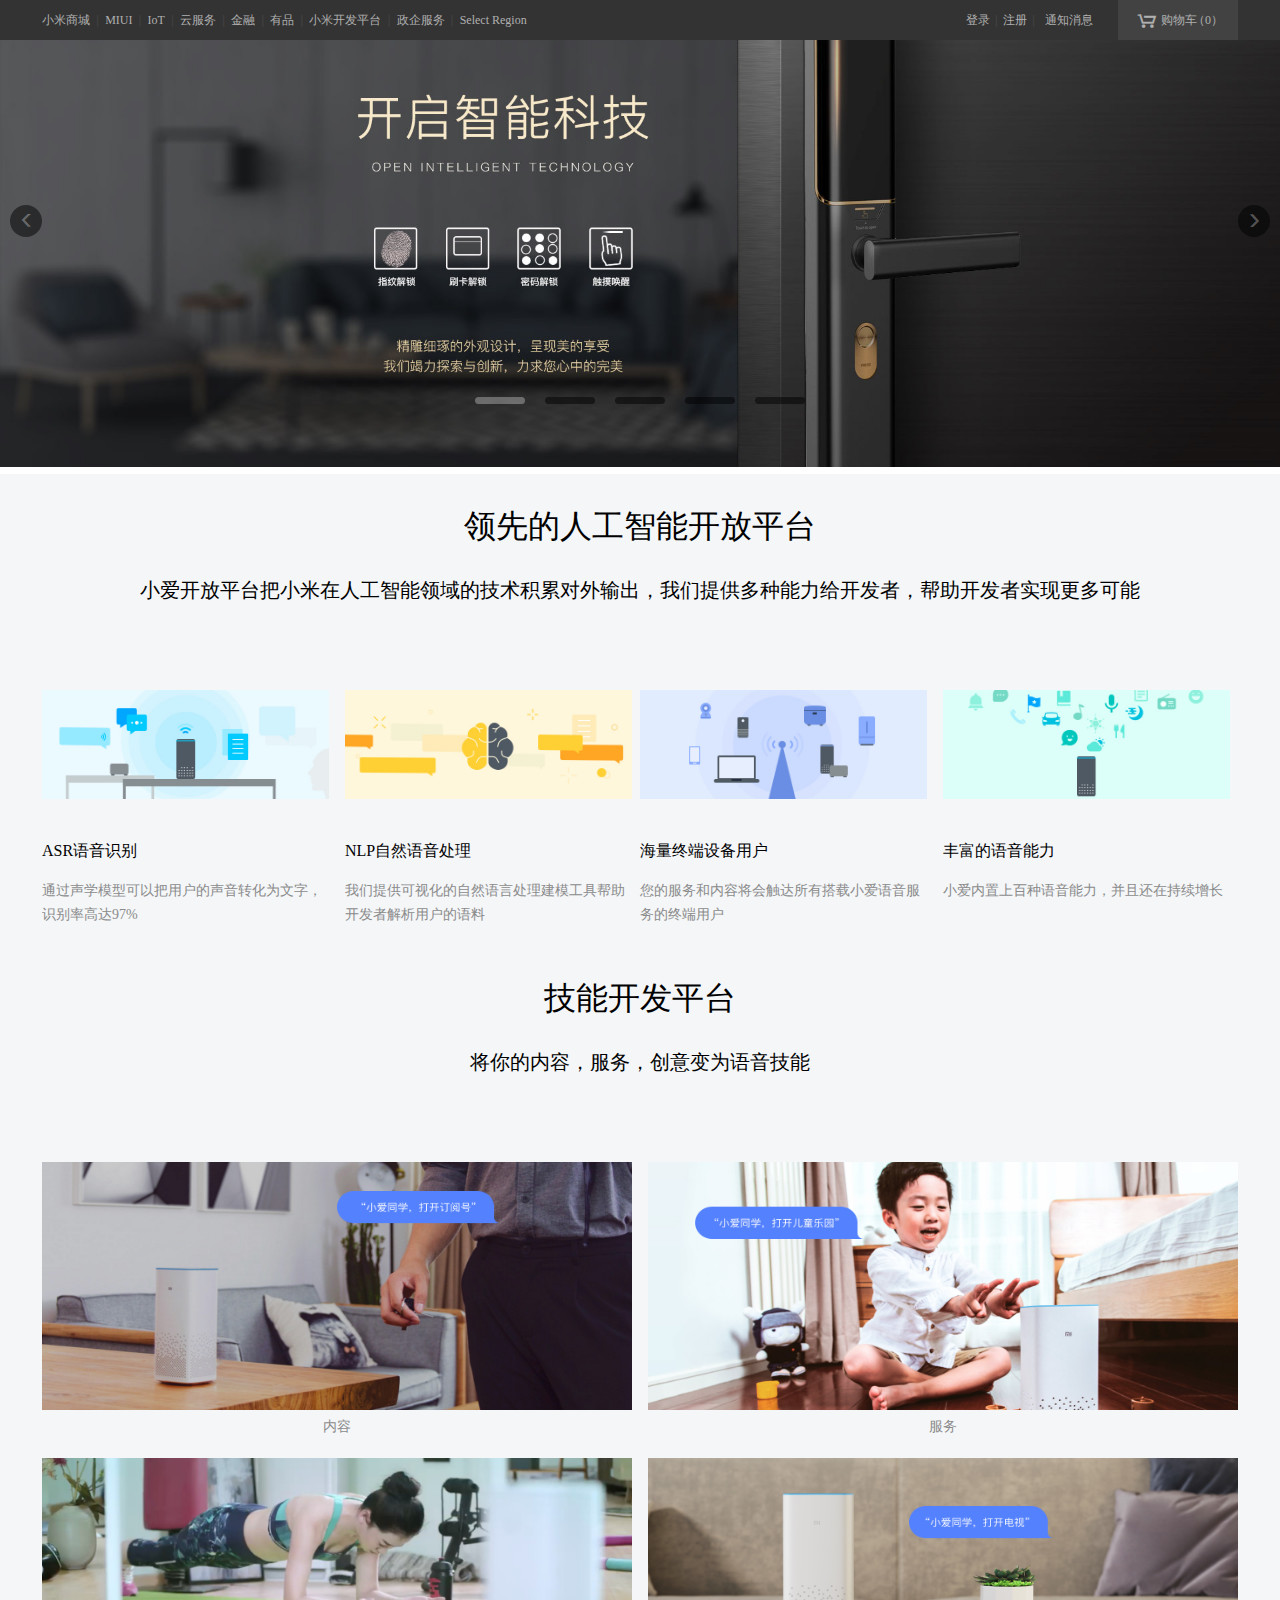
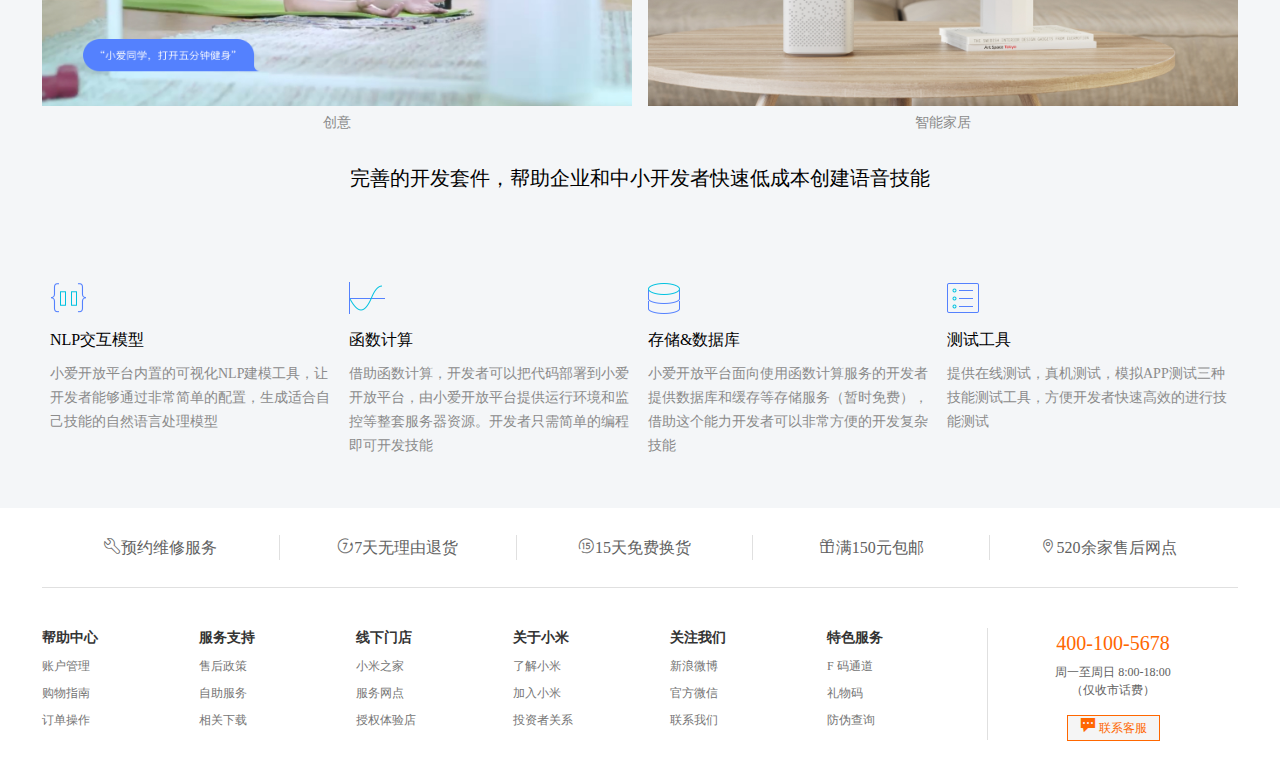
<file: Intelligence.html>
<!DOCTYPE html>
<html lang="en">
<head>
	<meta charset="UTF-8">
	<title>人工智能</title>
	<link href="css/bootstrap.css" rel="stylesheet">
	<link rel="stylesheet" href="css/public.css">
	<link rel="shortcut icon" href="favicon.ico"/>
	<link rel="stylesheet" href="css/iconfont.css">
	<link rel="stylesheet" href="css/Intelligence.css">
	<script src="js/jquery-1.11.1.js"></script>
    <script src="js/myjs.js"></script>
</head>
<body>
	<div class="topbar clearfix">
        <div class="container">
            <div class="topbar-nav">
                <a href="">小米商城</a><span>|</span>
                <a href="">MIUI</a><span>|</span>
                <a href="">IoT</a><span>|</span>
                <a href="">云服务</a><span>|</span>
                <a href="">金融</a><span>|</span>
                <a href="">有品</a><span>|</span>
                <a href="">小米开发平台</a><span>|</span>
                <a href="">政企服务</a><span>|</span>
                <a href="">Select Region</a>
            </div>
            <div class="topbar-cart">
                <a href=""><i class="iconfont">&#xe60c</i>购物车<span>（0）</span></a>
            </div>
            <div class="topbar-info">
                <a href="" class="logobtn">登录</a><span>|</span>
                <a href="">注册</a><span>|</span>
                <a href="" class="sep">通知消息</a>
            </div>
        </div>
    </div>
    <div class="banner clearfix">    
        <ul> 
             <li><a href=""><img src="images/banner02.jpg" alt=""></a></li>                  
             <li><a href=""><img src="images/banner03.jpg" alt=""></a></li>
             <li><a href=""><img src="images/banner04.jpg" alt=""></a></li>
             <li><a href=""><img src="images/banner05.jpg" alt=""></a></li>
             <li><a href=""><img src="images/banner01.jpg" alt=""></a></li>
             <li><a href=""><img src="images/banner01.jpg" alt=""></a></li>
        </ul>
        <ol>
            <li class="current"></li>
            <li></li>
            <li></li>
            <li></li>
            <li></li>
        </ol>
        <span class="left iconfont">&#xe502;</span>
        <span class="right iconfont">&#xe522;</span>
    </div>
    <div class="content">
    	<div class="container">
    		<div class="content-one">
    			<h2>领先的人工智能开放平台</h2>
    			<h3>小爱开放平台把小米在人工智能领域的技术积累对外输出，我们提供多种能力给开发者，帮助开发者实现更多可能</h3>
    			<div class="box">
	    			<ul>
	    				<li>
	    					<img src="images/content-one01.jpg" alt=""><h4>ASR语音识别</h4>
	    					<p>通过声学模型可以把用户的声音转化为文字，识别率高达97%</p>
                            <span class="black"></span>
	    				</li>
	    				<li>
	    					<img src="images/content-one02.jpg" alt=""><h4>NLP自然语音处理</h4>
	    					<p>我们提供可视化的自然语言处理建模工具帮助开发者解析用户的语料</p>
                            <span class="black"></span>
	    				</li>
	    				<li>
	    					<img src="images/content-one03.jpg" alt=""><h4>海量终端设备用户</h4>
	    					<p>您的服务和内容将会触达所有搭载小爱语音服务的终端用户</p>
                            <span class="black"></span>
	    				</li>
	    				<li>
	    					<img src="images/content-one04.jpg" alt=""><h4>丰富的语音能力</h4>
	    					<p>小爱内置上百种语音能力，并且还在持续增长</p>
                            <span class="black"></span>
	    				</li>
	    			</ul>
                    <script>
                        $('.box ul li').hover(function() {
                            let n=$(this).index();
                            $('.box ul li .black').eq(n).show();
                        }, function() {
                             $('.box ul li .black').hide();
                        });
                    </script>
    			</div>
    		</div>
    		<div class="content-two">
    			<h2>技能开发平台</h2>
    			<h3>将你的内容，服务，创意变为语音技能</h3>
    			<ul>
    				<li>
    					<div class="box"><img src="images/content-two01.jpg" alt=""></div>
    					<p>内容</p>
    				</li>
    				<li>
    					<div class="box"><img src="images/content-two02.jpg" alt=""></div>
    					<p>服务</p>
    				</li>
    				<li>
    					<div class="box"><img src="images/content-two03.jpg" alt=""></div>
    					<p>创意</p>
    				</li>
    				<li>
    					<div class="box"><img src="images/content-two04.jpg" alt=""></div>
    					<p>智能家居</p>
    				</li>
    			</ul>
    		</div>
    		<div class="content-three">
    			<h3>完善的开发套件，帮助企业和中小开发者快速低成本创建语音技能</h3>
    			<ul>
    				<li>
    					<img src="images/content-three01.png" alt="">
    					<h4>NLP交互模型</h4>
    					<p>小爱开放平台内置的可视化NLP建模工具，让开发者能够通过非常简单的配置，生成适合自己技能的自然语言处理模型</p>
    				</li>
    				<li>
    					<img src="images/content-three02.png" alt="">
    					<h4>函数计算</h4>
    					<p>借助函数计算，开发者可以把代码部署到小爱开放平台，由小爱开放平台提供运行环境和监控等整套服务器资源。开发者只需简单的编程即可开发技能</p>
    				</li>
    				<li>
    					<img src="images/content-three03.png" alt="">
    					<h4>存储&数据库</h4>
    					<p>小爱开放平台面向使用函数计算服务的开发者提供数据库和缓存等存储服务（暂时免费），借助这个能力开发者可以非常方便的开发复杂技能</p>
    				</li>
    				<li>
    					<img src="images/content-three04.png" alt="">
    					<h4>测试工具</h4>
    					<p>提供在线测试，真机测试，模拟APP测试三种技能测试工具，方便开发者快速高效的进行技能测试</p>
    				</li>
    			</ul>
    		</div>
    	</div>
    </div>
    <div class="site-footer">
        <div class="container">
            <div class="footer-service">
                <ul class="list-service clearfix">
                    <li class="j"><a rel="nofollow" href="" target="_blank" ><i class="iconfont"></i>预约维修服务</a></li>
                    <li><a rel="nofollow" href="" target="_blank" ><i class="iconfont"></i>7天无理由退货</a></li>
                    <li><a rel="nofollow" href="" target="_blank"><i class="iconfont"></i>15天免费换货</a></li>
                    <li><a rel="nofollow" href="" target="_blank" ><i class="iconfont"></i>满150元包邮</a></li>
                    <li><a rel="nofollow" href="" target="_blank"><i class="iconfont"></i>520余家售后网点</a></li>
                </ul>
            </div>
            <div class="footer-links clearfix">
                
                <dl class="col-links">
                    <dt>帮助中心</dt>
                    
                    <dd><a rel="nofollow" href="//www.mi.com/service/account/Account%20registration/" target="_blank" data-stat-id="8cdb3fd193998efb" onclick="_msq.push(['trackEvent', '0c4f795950898e2b-8cdb3fd193998efb', '//www.mi.com/service/account/Account20registration/', 'pcpid', '']);">账户管理</a></dd>
                    
                    <dd><a rel="nofollow" href="//www.mi.com/service/buy/SalesTime/" target="_blank" data-stat-id="0bdbd5ae181de92b" onclick="_msq.push(['trackEvent', '0c4f795950898e2b-0bdbd5ae181de92b', '//www.mi.com/service/buy/SalesTime/', 'pcpid', '']);">购物指南</a></dd>
                    
                    <dd><a rel="nofollow" href="//www.mi.com/service/order/sendprogress/" target="_blank" data-stat-id="129ad32e2936fa21" onclick="_msq.push(['trackEvent', '0c4f795950898e2b-129ad32e2936fa21', '//www.mi.com/service/order/sendprogress/', 'pcpid', '']);">订单操作</a></dd>
                    
                </dl>
                    
                <dl class="col-links ">
                    <dt>服务支持</dt>
                    
                    <dd><a rel="nofollow" href="//www.mi.com/service/exchange" target="_blank" data-stat-id="e4e8494b929c27cc" onclick="_msq.push(['trackEvent', '0c4f795950898e2b-e4e8494b929c27cc', '//www.mi.com/service/exchange', 'pcpid', '']);">售后政策</a></dd>
                    
                    <dd><a rel="nofollow" href="//www.mi.com/service/" target="_blank" data-stat-id="bf7e18f83fc87ed5" onclick="_msq.push(['trackEvent', '0c4f795950898e2b-bf7e18f83fc87ed5', '//www.mi.com/service/', 'pcpid', '']);">自助服务</a></dd>
                    
                    <dd><a rel="nofollow" href="//www.mi.com/c/service/download/" target="_blank" data-stat-id="1511e2519af499ed" onclick="_msq.push(['trackEvent', '0c4f795950898e2b-1511e2519af499ed', '//www.mi.com/c/service/download/', 'pcpid', '']);">相关下载</a></dd>
                    
                </dl>
                    
                <dl class="col-links ">
                    <dt>线下门店</dt>
                    
                    <dd><a rel="nofollow" href="//www.mi.com/c/xiaomizhijia/" target="_blank" data-stat-id="e3093a95cf90118a" onclick="_msq.push(['trackEvent', '0c4f795950898e2b-e3093a95cf90118a', '//www.mi.com/c/xiaomizhijia/', 'pcpid', '']);">小米之家</a></dd>
                    
                    <dd><a rel="nofollow" href="//www.mi.com/static/maintainlocation/" target="_blank" data-stat-id="426ca0b21055ecce" onclick="_msq.push(['trackEvent', '0c4f795950898e2b-426ca0b21055ecce', '//www.mi.com/static/maintainlocation/', 'pcpid', '']);">服务网点</a></dd>
                    
                    <dd><a rel="nofollow" href="//www.mi.com/static/familyLocation/" target="_blank" data-stat-id="9648a07c624b7778" onclick="_msq.push(['trackEvent', '0c4f795950898e2b-9648a07c624b7778', '//www.mi.com/static/familyLocation/', 'pcpid', '']);">授权体验店</a></dd>
                    
                </dl>
                    
                <dl class="col-links ">
                    <dt>关于小米</dt>
                    
                    <dd><a rel="nofollow" href="//www.mi.com/about/" target="_blank" data-stat-id="7793e051987d4005" onclick="_msq.push(['trackEvent', '0c4f795950898e2b-7793e051987d4005', '//www.mi.com/about/', 'pcpid', '']);">了解小米</a></dd>
                    
                    <dd><a rel="nofollow" href="http://hr.xiaomi.com/" target="_blank" data-stat-id="ef2903728d7fdadf" onclick="_msq.push(['trackEvent', '0c4f795950898e2b-ef2903728d7fdadf', 'http://hr.xiaomi.com/', 'pcpid', '']);">加入小米</a></dd>
                    
                    <dd><a rel="nofollow" href="//company.mi.com/zh-cn/ir/indexContent/index.html" target="_blank" data-stat-id="2791611b8d726c36" onclick="_msq.push(['trackEvent', '0c4f795950898e2b-2791611b8d726c36', '//company.mi.com/zh-cn/ir/indexContent/index.html', 'pcpid', '']);">投资者关系</a></dd>
                    
                </dl>
                    
                <dl class="col-links ">
                    <dt>关注我们</dt>
                    
                    <dd><a rel="nofollow" href="https://weibo.com/xiaomishangcheng" target="_blank">新浪微博</a></dd>
                    
                    <dd><a rel="nofollow" href="#J_modalWeixin">官方微信</a></dd>
                    
                    <dd><a rel="nofollow" href="//www.mi.com/about/contact/" target="_blank">联系我们</a></dd>
                    
                </dl>
                    
                <dl class="col-links ">
                    <dt>特色服务</dt>
                    
                    <dd><a rel="nofollow" href="//order.mi.com/queue/f2code" target="_blank">F 码通道</a></dd>
                    
                    <dd><a rel="nofollow" href="//order.mi.com/giftcode/input/" target="_blank">礼物码</a></dd>
                    
                    <dd><a rel="nofollow" href="//order.mi.com/misc/checkitem" target="_blank">防伪查询</a></dd>
                    
                </dl>
                    
                <div class="col-contact">
                    <p class="phone">400-100-5678</p>
                    <p>
                        周一至周日 8:00-18:00<br>（仅收市话费）
                    </p>
                   <a rel="nofollow" ><i class="iconfont"></i> 联系客服
                   </a>            
                </div>
            </div>
        </div>
    </div>
</body>
</html>
</file>
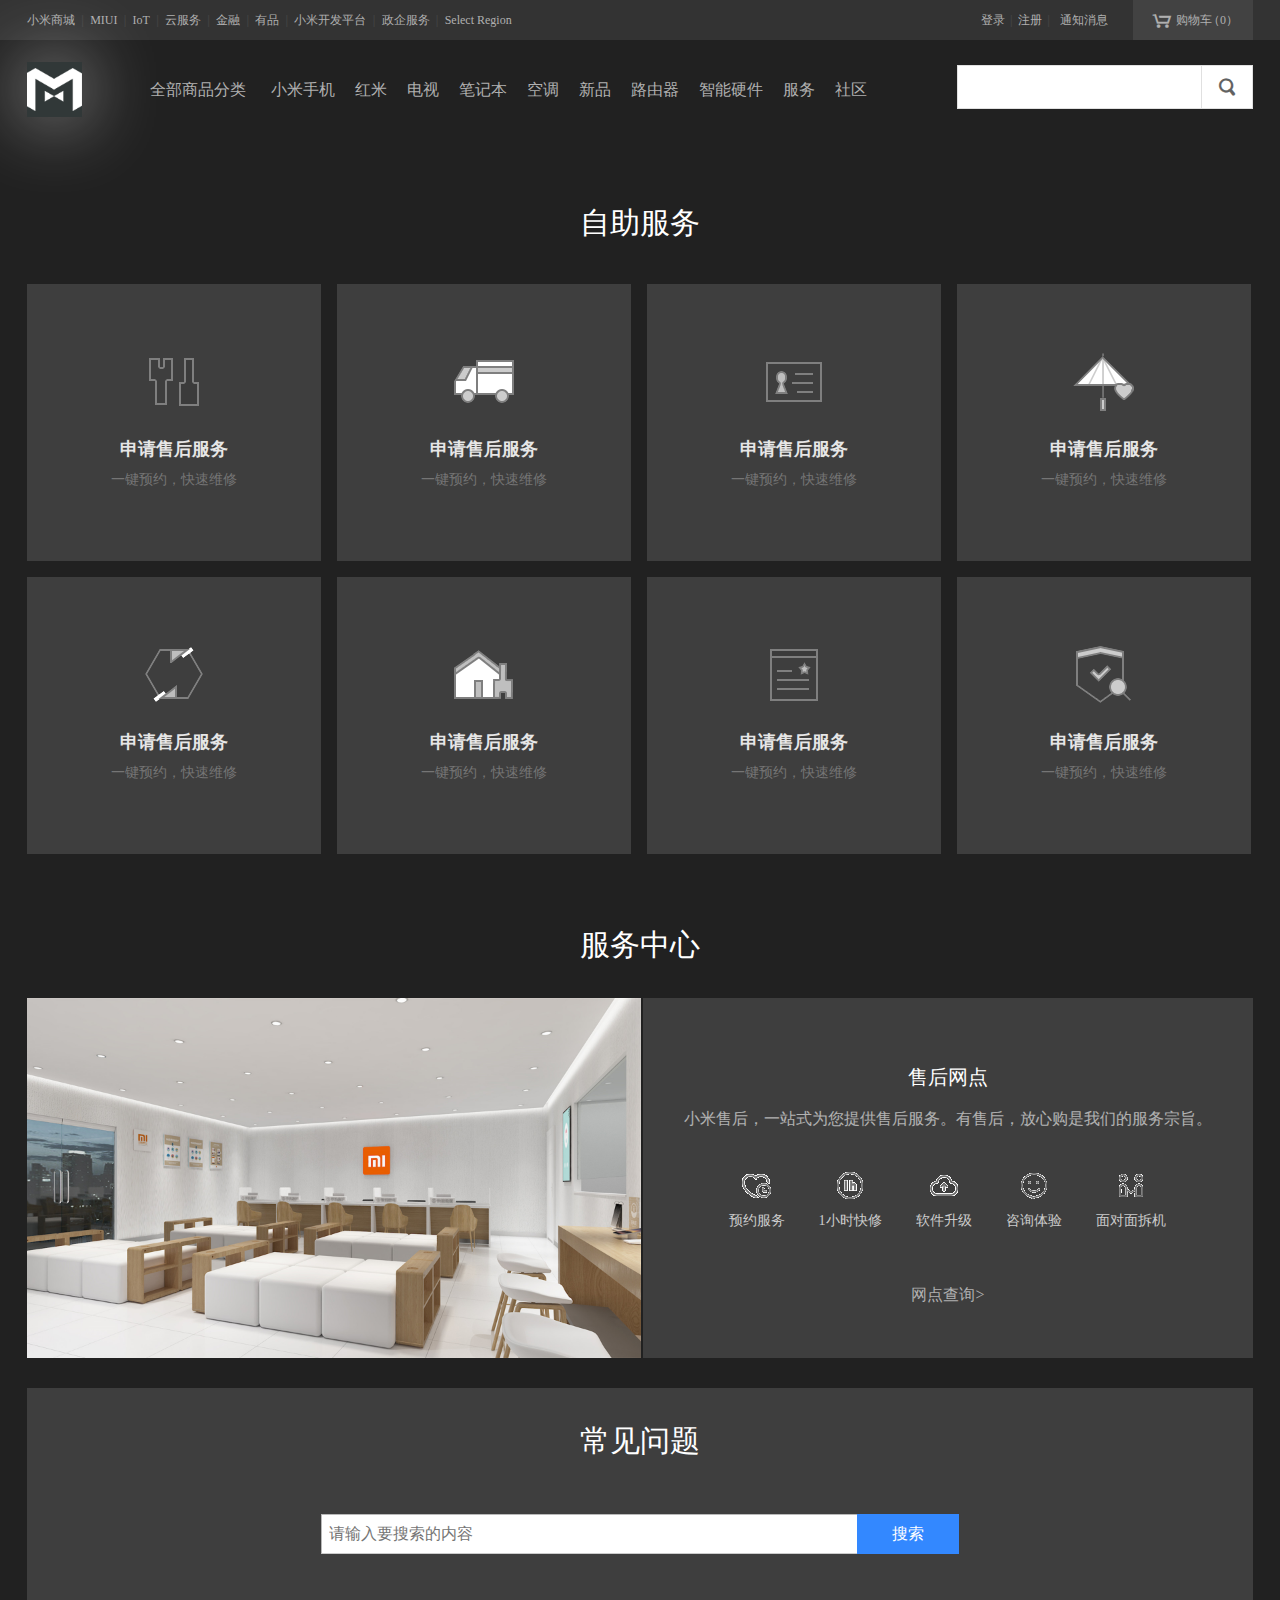
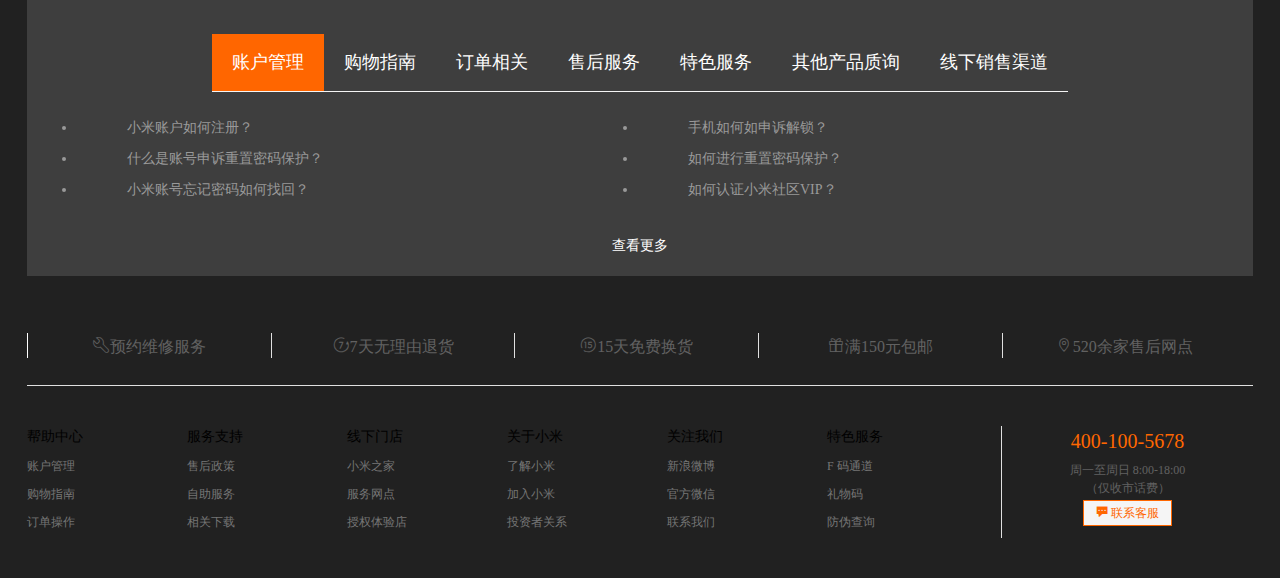
<file: service.html>
<!DOCTYPE html>
<html lang="en">
<head>
	<meta charset="UTF-8">
	<title>service</title>
	<link rel="stylesheet" href="css/public.css">
	<link rel="stylesheet" href="css/service.css">
	<link rel="shortcut icon" href="favicon.ico"/>
	<link rel="stylesheet" href="css/iconfont.css">
	<script src="js/jquery-1.11.1.js"></script>
    <script src="js/myjs.js"></script>
</head>
<body>
	<div class="topbar">
        <div class="container">
            <div class="topbar-nav">
                <a href="">小米商城</a><span>|</span>
                <a href="">MIUI</a><span>|</span>
                <a href="">IoT</a><span>|</span>
                <a href="">云服务</a><span>|</span>
                <a href="">金融</a><span>|</span>
                <a href="">有品</a><span>|</span>
                <a href="">小米开发平台</a><span>|</span>
                <a href="">政企服务</a><span>|</span>
                <a href="">Select Region</a>
            </div>
            <div class="topbar-cart">
                <a href=""><i class="iconfont">&#xe60c</i>购物车<span>（0）</span></a>
            </div>
            <div class="topbar-info">
                <a href="" class="logobtn">登录</a><span>|</span>
                <a href="">注册</a><span>|</span>
                <a href="" class="sep">通知消息</a>
            </div>
        </div>
    </div> 
    <div class="header">
        <div class="container">
            <div class="header-log">
                <a href="index.html"></a>
            </div>
            <div class="header-nav">
                <ul class="nav-list clearfix">
                   <li class="nav-category">
                       <a href="">全部商品分类</a>
                    </li> 
                    <li class="nav-item">
                            <a href="">小米手机</a>
                    </li>
                    <li class="nav-item">
                            <a href="">红米</a>
                    </li>
                    <li class="nav-item">
                            <a href="">电视</a>
                    </li>
                    <li class="nav-item">
                            <a href="">笔记本</a>
                    </li>
                    <li class="nav-item">
                            <a href="">空调</a>
                    </li>
                    <li class="nav-item">
                            <a href="">新品</a>
                    </li>
                    <li class="nav-item">
                            <a href="">路由器</a>
                    </li>
                    <li class="nav-item">
                            <a href="">智能硬件</a>
                    </li>
                    <li class="nav-item">
                            <a href="service.html" target="_blank">服务</a>
                    </li>
                    <li class="nav-item">
                            <a href="">社区</a>
                    </li>
                </ul>
            </div>
            <div class="header-search">
                <form action="" class="search-form">
                    <input type="search" name="keyword" class="search-text">
                    <input type="submit" value="&#xe616" class="search-btn iconfont">
                </form>
            </div>
        </div>
    </div>
    <div class="content">
    	<div class="container">
    		<div class="self-service clearfix">
    			<h2>自助服务</h2>
    			<ul>
    				<li>
    					<img src="images/seft-service01.png" alt="">
    					<h3>申请售后服务</h3>
    					<span>一键预约，快速维修</span>
    				</li>
    				<li>
    					<img src="images/seft-service02.png" alt="">
    					<h3>申请售后服务</h3>
    					<span>一键预约，快速维修</span>
    				</li>
    				<li>
    					<img src="images/seft-service03.png" alt="">
    					<h3>申请售后服务</h3>
    					<span>一键预约，快速维修</span>
    				</li>
    				<li>
    					<img src="images/seft-service04.png" alt="">
    					<h3>申请售后服务</h3>
    					<span>一键预约，快速维修</span>
    				</li>
    				<li>
    					<img src="images/seft-service05.png" alt="">
    					<h3>申请售后服务</h3>
    					<span>一键预约，快速维修</span>
    				</li>
    				<li>
    					<img src="images/seft-service06.png" alt="">
    					<h3>申请售后服务</h3>
    					<span>一键预约，快速维修</span>
    				</li>
					<li>
    					<img src="images/seft-service07.png" alt="">
    					<h3>申请售后服务</h3>
    					<span>一键预约，快速维修</span>
    				</li>
    				<li>
    					<img src="images/seft-service08.png" alt="">
    					<h3>申请售后服务</h3>
    					<span>一键预约，快速维修</span>
    				</li>
    			</ul>
    		</div>
    		<div class="service-center clearfix">
    			<h2>服务中心</h2>
    			<div class="box">
    				<img src="images/service center.jpg" alt="">
    				<div class="right">
    					<p>售后网点</p>
    					<span>小米售后，一站式为您提供售后服务。有售后，放心购是我们的服务宗旨。</span>
    					<div class="icon-wrap">
	                        <dl>
	                            <dd><img src="images/service center01.png" alt=""></dd>
	                            <dt>预约服务</dt>
	                        </dl>
	                        <dl>
	                            <dd><img src="images/service center02.png" alt=""></dd>
	                            <dt>1小时快修</dt>
	                        </dl>
	                        <dl>
	                            <dd><img src="images/service center03.png" alt=""></dd>
	                            <dt>软件升级</dt>
	                        </dl>
	                        <dl>
	                            <dd><img src="images/service center04.png" alt=""></dd>
	                            <dt>咨询体验</dt>
	                        </dl>
	                        <dl>
	                            <dd><img src="images/service center05.png" alt=""></dd>
	                            <dt>面对面拆机</dt>
	                        </dl>
	                        <div class="clearfix"></div>
                    	</div>
                    	<i>网点查询></i>
    				</div>
    			</div>
    		</div>
            <div class="Common-problem">
                <h2>常见问题</h2>
                <div class="box">
                    <form action=""">
                        <span class="txt"><input type="text" placeholder="请输入要搜索的内容"></span>
                        <span class="btn"><input type="submit" value="搜索"></span>
                    </form>
                </div>
                <div class="lis">
                    <ul class="title">
                        <li><a href="" class="active">账户管理</a></li>
                        <li><a href="">购物指南</a></li>
                        <li><a href="">订单相关</a></li>
                        <li><a href="">售后服务</a></li>
                        <li><a href="">特色服务</a></li>
                        <li><a href="">其他产品质询</a></li>
                        <li><a href="">线下销售渠道</a></li>
                    </ul>
                    <div class="on">
                        <ul>
                            <li>小米账户如何注册？</li>
                            <li>手机如何如申诉解锁？</li>
                            <li>什么是账号申诉重置密码保护？</li>
                            <li>如何进行重置密码保护？</li>
                            <li>小米账号忘记密码如何找回？</li>
                            <li>如何认证小米社区VIP？</li>
                        </ul>
                    </div>
                    <div class="on">
                        <ul>
                            <li>缺货的产品什么时间能下单购买？</li>
                            <li>为什么订单满150元还要支付快递费用？</li>
                            <li>为什么购物车中显示有货，去结算时无货？</li>
                            <li>如何进行重置密码保护？</li>
                            <li>小米商城支持什么方式支付？</li>
                            <li>下单后多长时间发货？</li>
                        </ul>
                    </div>
                    <div class="on">
                        <ul>
                            <li>小米账户如何注册？</li>
                            <li>手机如何如申诉解锁？</li>
                            <li>什么是账重置密码保护？</li>
                            <li>如何置密码保护？</li>
                            <li>小米账号忘记密码如何找回？</li>
                            <li>如何认证小米社区VIP？</li>
                        </ul>
                    </div>
                    <div class="on">
                        <ul>
                            <li>小米账户如何注册？</li>
                            <li>手机如何诉解锁？</li>
                            <li>什么是账号申诉重置密码保护？</li>
                            <li>如何密码保护？</li>
                            <li>小米账号忘记密码如何找回？</li>
                            <li>如何认证小米社区VIP？</li>
                        </ul>
                    </div>
                    <div class="on">
                        <ul>
                            <li>小米账户如何注册？</li>
                            <li>手机如何如申诉解锁？</li>
                            <li>什么是账号申号忘记密诉重置密码保护？</li>
                            <li>如何进行重置密码保护？</li>
                            <li>小米账号号忘记密忘记密码如何找回？</li>
                            <li>如何认证小米社区VIP？</li>
                        </ul>
                    </div>
                    <div class="on">
                        <ul>
                            <li>小米账户如何注册？</li>
                            <li>手机如申诉解锁？</li>
                            <li>什么是账号申诉重置密码保护？</li>
                            <li>如何进行重置密码保护？</li>
                            <li>小米账号忘密码如何找回？</li>
                            <li>如何认证小号忘记密米社区VIP？</li>
                        </ul>
                    </div>
                    <div class="on">
                        <ul>
                            <li>小米账户如何号忘记密号忘记密注册？</li>
                            <li>手机如何如申诉解锁？</li>
                            <li>什么是账号申诉重置密码保护？</li>
                            <li>如何进行号忘记密重置密码保护？</li>
                            <li>小米账号忘记密码如何找回？</li>
                            <li>如何认证小米社区VIP？</li>
                        </ul>
                    </div>
                </div>
                <span class="more">查看更多</span>
            </div>
    	</div>
    </div>
    <div class="site-footer">
        <div class="container">
            <div class="footer-service">
                <ul class="list-service clearfix">
                    <li class="j"><a rel="nofollow" href="" target="_blank" ><i class="iconfont"></i>预约维修服务</a></li>
                    <li><a rel="nofollow" href="" target="_blank" ><i class="iconfont"></i>7天无理由退货</a></li>
                    <li><a rel="nofollow" href="" target="_blank"><i class="iconfont"></i>15天免费换货</a></li>
                    <li><a rel="nofollow" href="" target="_blank" ><i class="iconfont"></i>满150元包邮</a></li>
                    <li><a rel="nofollow" href="" target="_blank"><i class="iconfont"></i>520余家售后网点</a></li>
                </ul>
            </div>
            <div class="footer-links clearfix">
                
                <dl class="col-links">
                    <dt>帮助中心</dt>
                    
                    <dd><a rel="nofollow" href="//www.mi.com/service/account/Account%20registration/" target="_blank" data-stat-id="8cdb3fd193998efb" onclick="_msq.push(['trackEvent', '0c4f795950898e2b-8cdb3fd193998efb', '//www.mi.com/service/account/Account20registration/', 'pcpid', '']);">账户管理</a></dd>
                    
                    <dd><a rel="nofollow" href="//www.mi.com/service/buy/SalesTime/" target="_blank" data-stat-id="0bdbd5ae181de92b" onclick="_msq.push(['trackEvent', '0c4f795950898e2b-0bdbd5ae181de92b', '//www.mi.com/service/buy/SalesTime/', 'pcpid', '']);">购物指南</a></dd>
                    
                    <dd><a rel="nofollow" href="//www.mi.com/service/order/sendprogress/" target="_blank" data-stat-id="129ad32e2936fa21" onclick="_msq.push(['trackEvent', '0c4f795950898e2b-129ad32e2936fa21', '//www.mi.com/service/order/sendprogress/', 'pcpid', '']);">订单操作</a></dd>
                    
                </dl>
                    
                <dl class="col-links ">
                    <dt>服务支持</dt>
                    
                    <dd><a rel="nofollow" href="//www.mi.com/service/exchange" target="_blank" data-stat-id="e4e8494b929c27cc" onclick="_msq.push(['trackEvent', '0c4f795950898e2b-e4e8494b929c27cc', '//www.mi.com/service/exchange', 'pcpid', '']);">售后政策</a></dd>
                    
                    <dd><a rel="nofollow" href="//www.mi.com/service/" target="_blank" data-stat-id="bf7e18f83fc87ed5" onclick="_msq.push(['trackEvent', '0c4f795950898e2b-bf7e18f83fc87ed5', '//www.mi.com/service/', 'pcpid', '']);">自助服务</a></dd>
                    
                    <dd><a rel="nofollow" href="//www.mi.com/c/service/download/" target="_blank" data-stat-id="1511e2519af499ed" onclick="_msq.push(['trackEvent', '0c4f795950898e2b-1511e2519af499ed', '//www.mi.com/c/service/download/', 'pcpid', '']);">相关下载</a></dd>
                    
                </dl>
                    
                <dl class="col-links ">
                    <dt>线下门店</dt>
                    
                    <dd><a rel="nofollow" href="//www.mi.com/c/xiaomizhijia/" target="_blank" data-stat-id="e3093a95cf90118a" onclick="_msq.push(['trackEvent', '0c4f795950898e2b-e3093a95cf90118a', '//www.mi.com/c/xiaomizhijia/', 'pcpid', '']);">小米之家</a></dd>
                    
                    <dd><a rel="nofollow" href="//www.mi.com/static/maintainlocation/" target="_blank" data-stat-id="426ca0b21055ecce" onclick="_msq.push(['trackEvent', '0c4f795950898e2b-426ca0b21055ecce', '//www.mi.com/static/maintainlocation/', 'pcpid', '']);">服务网点</a></dd>
                    
                    <dd><a rel="nofollow" href="//www.mi.com/static/familyLocation/" target="_blank" data-stat-id="9648a07c624b7778" onclick="_msq.push(['trackEvent', '0c4f795950898e2b-9648a07c624b7778', '//www.mi.com/static/familyLocation/', 'pcpid', '']);">授权体验店</a></dd>
                    
                </dl>
                    
                <dl class="col-links ">
                    <dt>关于小米</dt>
                    
                    <dd><a rel="nofollow" href="//www.mi.com/about/" target="_blank" data-stat-id="7793e051987d4005" onclick="_msq.push(['trackEvent', '0c4f795950898e2b-7793e051987d4005', '//www.mi.com/about/', 'pcpid', '']);">了解小米</a></dd>
                    
                    <dd><a rel="nofollow" href="http://hr.xiaomi.com/" target="_blank" data-stat-id="ef2903728d7fdadf" onclick="_msq.push(['trackEvent', '0c4f795950898e2b-ef2903728d7fdadf', 'http://hr.xiaomi.com/', 'pcpid', '']);">加入小米</a></dd>
                    
                    <dd><a rel="nofollow" href="//company.mi.com/zh-cn/ir/indexContent/index.html" target="_blank" data-stat-id="2791611b8d726c36" onclick="_msq.push(['trackEvent', '0c4f795950898e2b-2791611b8d726c36', '//company.mi.com/zh-cn/ir/indexContent/index.html', 'pcpid', '']);">投资者关系</a></dd>
                    
                </dl>
                    
                <dl class="col-links ">
                    <dt>关注我们</dt>
                    
                    <dd><a rel="nofollow" href="https://weibo.com/xiaomishangcheng" target="_blank">新浪微博</a></dd>
                    
                    <dd><a rel="nofollow" href="#J_modalWeixin">官方微信</a></dd>
                    
                    <dd><a rel="nofollow" href="//www.mi.com/about/contact/" target="_blank">联系我们</a></dd>
                    
                </dl>
                    
                <dl class="col-links ">
                    <dt>特色服务</dt>
                    
                    <dd><a rel="nofollow" href="//order.mi.com/queue/f2code" target="_blank">F 码通道</a></dd>
                    
                    <dd><a rel="nofollow" href="//order.mi.com/giftcode/input/" target="_blank">礼物码</a></dd>
                    
                    <dd><a rel="nofollow" href="//order.mi.com/misc/checkitem" target="_blank">防伪查询</a></dd>
                    
                </dl>
                    
                <div class="col-contact">
                    <p class="phone">400-100-5678</p>
                    <p>
                        周一至周日 8:00-18:00<br>（仅收市话费）
                    </p>
                   <a rel="nofollow" ><i class="iconfont"></i> 联系客服
                   </a>            
                </div>
            </div>
        </div>
    </div>
</body>
</html>
</file>
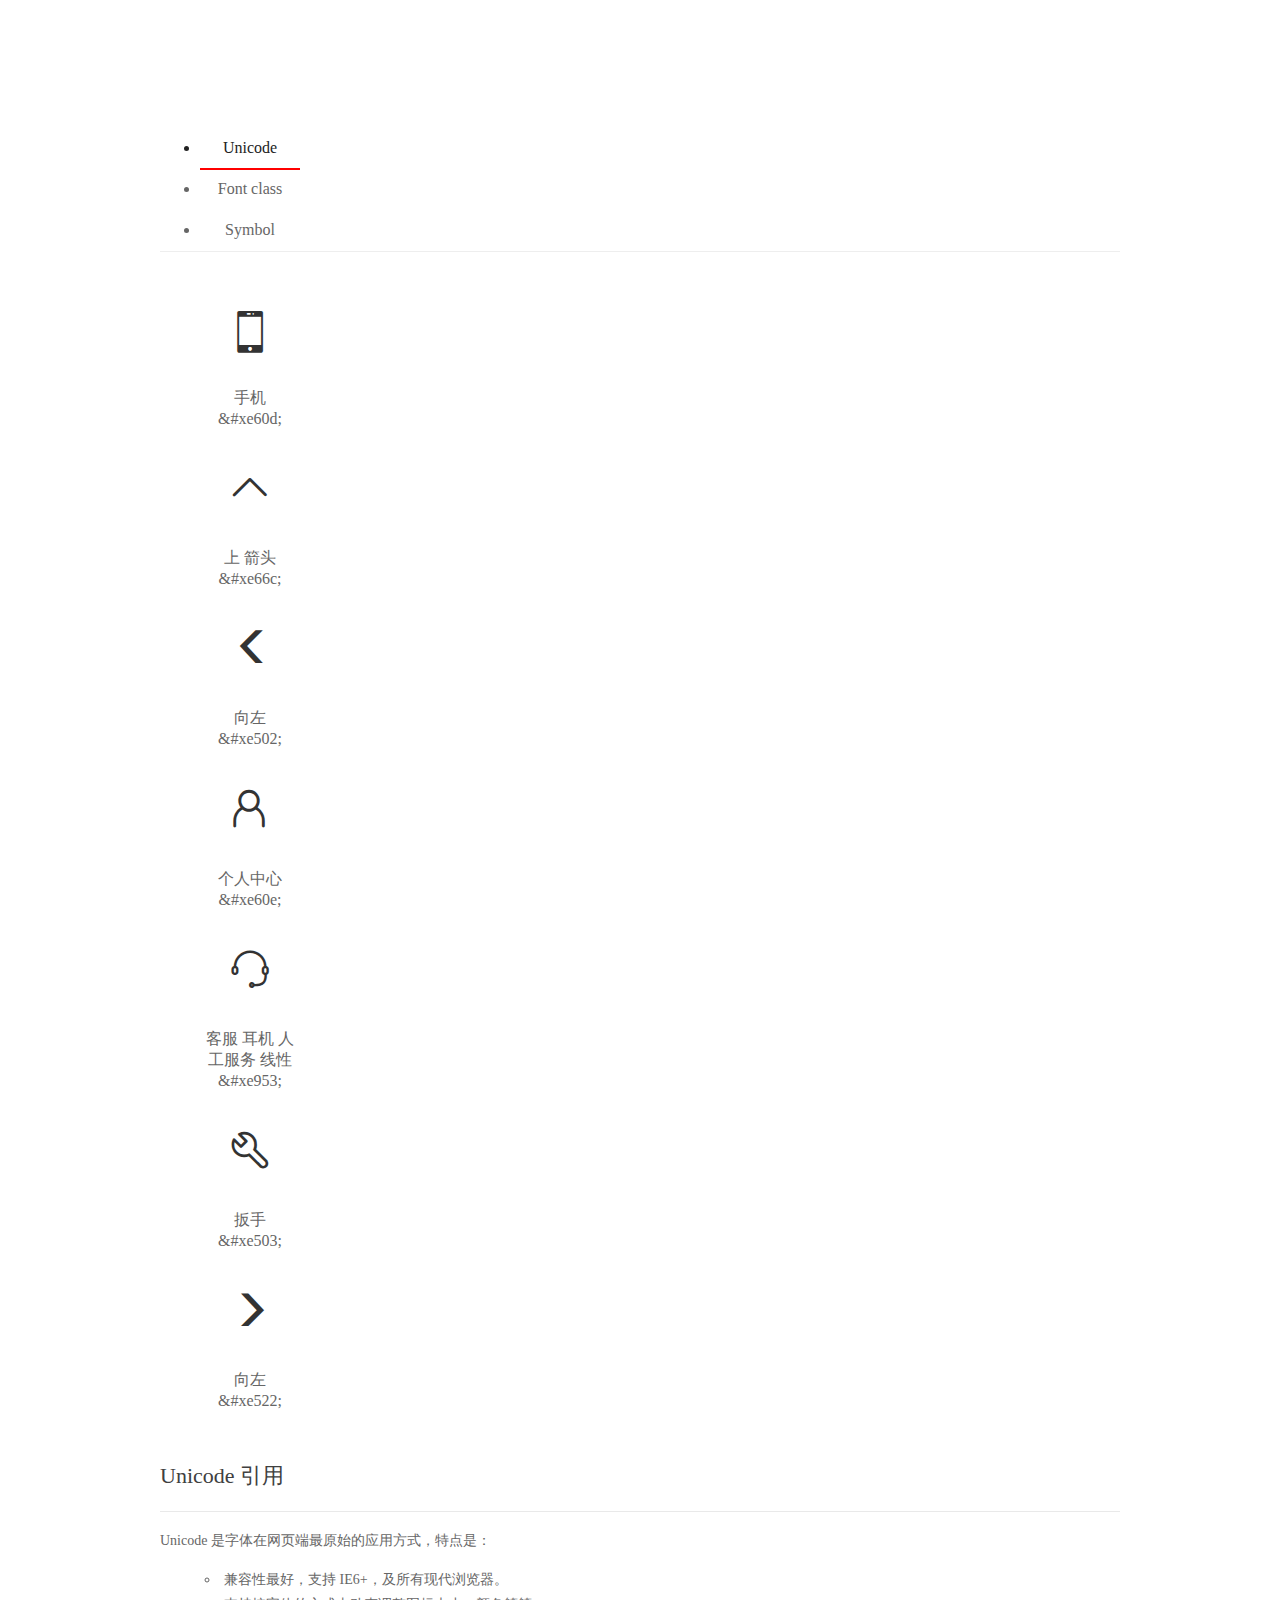
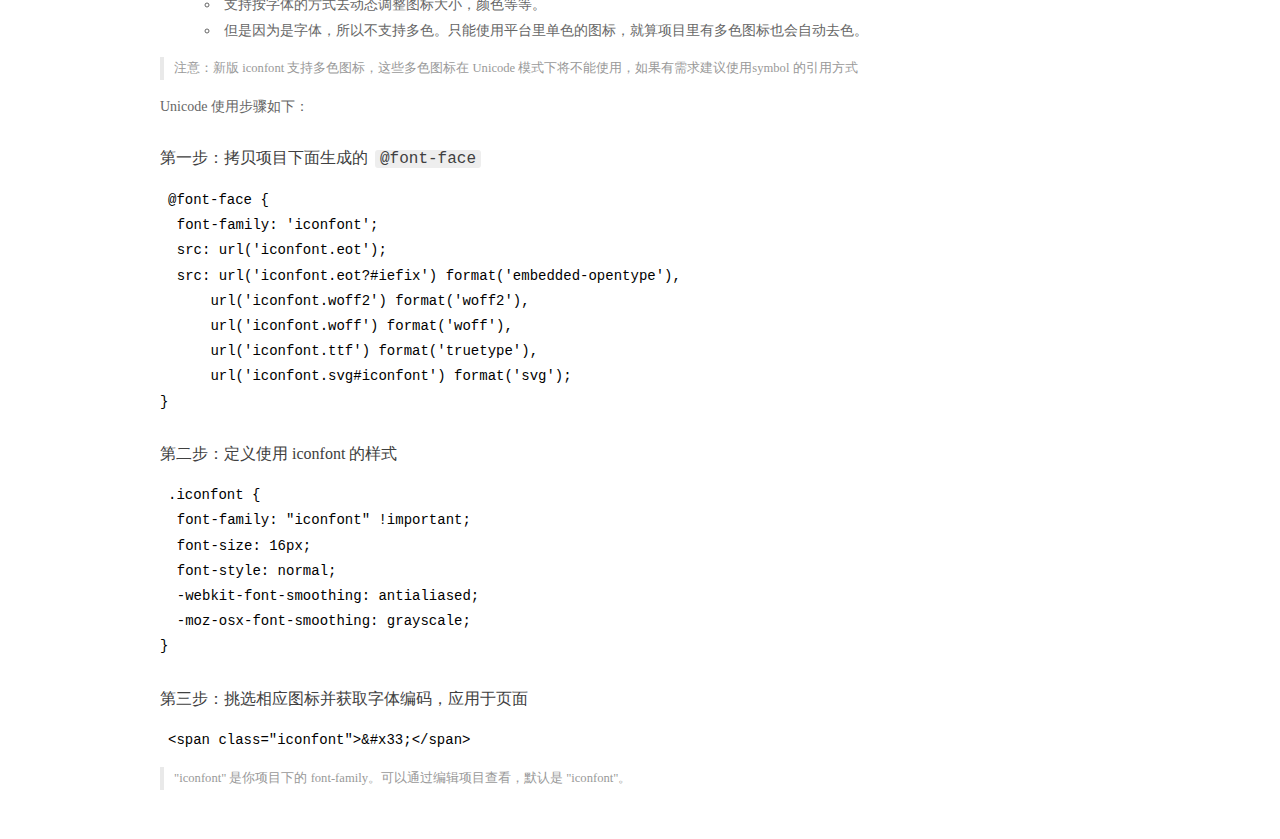
<file: font/demo_index.html>
<!DOCTYPE html>
<html>
<head>
  <meta charset="utf-8"/>
  <title>IconFont Demo</title>
  <link rel="shortcut icon" href="https://gtms04.alicdn.com/tps/i4/TB1_oz6GVXXXXaFXpXXJDFnIXXX-64-64.ico" type="image/x-icon"/>
  <link rel="stylesheet" href="https://g.alicdn.com/thx/cube/1.3.2/cube.min.css">
  <link rel="stylesheet" href="demo.css">
  <link rel="stylesheet" href="iconfont.css">
  <script src="iconfont.js"></script>
  <!-- jQuery -->
  <script src="https://a1.alicdn.com/oss/uploads/2018/12/26/7bfddb60-08e8-11e9-9b04-53e73bb6408b.js"></script>
  <!-- 代码高亮 -->
  <script src="https://a1.alicdn.com/oss/uploads/2018/12/26/a3f714d0-08e6-11e9-8a15-ebf944d7534c.js"></script>
</head>
<body>
  <div class="main">
    <h1 class="logo"><a href="https://www.iconfont.cn/" title="iconfont 首页" target="_blank">&#xe86b;</a></h1>
    <div class="nav-tabs">
      <ul id="tabs" class="dib-box">
        <li class="dib active"><span>Unicode</span></li>
        <li class="dib"><span>Font class</span></li>
        <li class="dib"><span>Symbol</span></li>
      </ul>
      
    </div>
    <div class="tab-container">
      <div class="content unicode" style="display: block;">
          <ul class="icon_lists dib-box">
          
            <li class="dib">
              <span class="icon iconfont">&#xe60d;</span>
                <div class="name">手机</div>
                <div class="code-name">&amp;#xe60d;</div>
              </li>
          
            <li class="dib">
              <span class="icon iconfont">&#xe66c;</span>
                <div class="name">上 箭头</div>
                <div class="code-name">&amp;#xe66c;</div>
              </li>
          
            <li class="dib">
              <span class="icon iconfont">&#xe502;</span>
                <div class="name">向左</div>
                <div class="code-name">&amp;#xe502;</div>
              </li>
          
            <li class="dib">
              <span class="icon iconfont">&#xe60e;</span>
                <div class="name">个人中心</div>
                <div class="code-name">&amp;#xe60e;</div>
              </li>
          
            <li class="dib">
              <span class="icon iconfont">&#xe953;</span>
                <div class="name">客服 耳机 人工服务 线性</div>
                <div class="code-name">&amp;#xe953;</div>
              </li>
          
            <li class="dib">
              <span class="icon iconfont">&#xe503;</span>
                <div class="name">扳手</div>
                <div class="code-name">&amp;#xe503;</div>
              </li>
          
            <li class="dib">
              <span class="icon iconfont">&#xe522;</span>
                <div class="name">向左</div>
                <div class="code-name">&amp;#xe522;</div>
              </li>
          
          </ul>
          <div class="article markdown">
          <h2 id="unicode-">Unicode 引用</h2>
          <hr>

          <p>Unicode 是字体在网页端最原始的应用方式，特点是：</p>
          <ul>
            <li>兼容性最好，支持 IE6+，及所有现代浏览器。</li>
            <li>支持按字体的方式去动态调整图标大小，颜色等等。</li>
            <li>但是因为是字体，所以不支持多色。只能使用平台里单色的图标，就算项目里有多色图标也会自动去色。</li>
          </ul>
          <blockquote>
            <p>注意：新版 iconfont 支持多色图标，这些多色图标在 Unicode 模式下将不能使用，如果有需求建议使用symbol 的引用方式</p>
          </blockquote>
          <p>Unicode 使用步骤如下：</p>
          <h3 id="-font-face">第一步：拷贝项目下面生成的 <code>@font-face</code></h3>
<pre><code class="language-css"
>@font-face {
  font-family: 'iconfont';
  src: url('iconfont.eot');
  src: url('iconfont.eot?#iefix') format('embedded-opentype'),
      url('iconfont.woff2') format('woff2'),
      url('iconfont.woff') format('woff'),
      url('iconfont.ttf') format('truetype'),
      url('iconfont.svg#iconfont') format('svg');
}
</code></pre>
          <h3 id="-iconfont-">第二步：定义使用 iconfont 的样式</h3>
<pre><code class="language-css"
>.iconfont {
  font-family: "iconfont" !important;
  font-size: 16px;
  font-style: normal;
  -webkit-font-smoothing: antialiased;
  -moz-osx-font-smoothing: grayscale;
}
</code></pre>
          <h3 id="-">第三步：挑选相应图标并获取字体编码，应用于页面</h3>
<pre>
<code class="language-html"
>&lt;span class="iconfont"&gt;&amp;#x33;&lt;/span&gt;
</code></pre>
          <blockquote>
            <p>"iconfont" 是你项目下的 font-family。可以通过编辑项目查看，默认是 "iconfont"。</p>
          </blockquote>
          </div>
      </div>
      <div class="content font-class">
        <ul class="icon_lists dib-box">
          
          <li class="dib">
            <span class="icon iconfont icon-shouji"></span>
            <div class="name">
              手机
            </div>
            <div class="code-name">.icon-shouji
            </div>
          </li>
          
          <li class="dib">
            <span class="icon iconfont icon-shangjiantou"></span>
            <div class="name">
              上 箭头
            </div>
            <div class="code-name">.icon-shangjiantou
            </div>
          </li>
          
          <li class="dib">
            <span class="icon iconfont icon-xiangzuo"></span>
            <div class="name">
              向左
            </div>
            <div class="code-name">.icon-xiangzuo
            </div>
          </li>
          
          <li class="dib">
            <span class="icon iconfont icon-renwu"></span>
            <div class="name">
              个人中心
            </div>
            <div class="code-name">.icon-renwu
            </div>
          </li>
          
          <li class="dib">
            <span class="icon iconfont icon-kefuerjirengongfuwuxianxing"></span>
            <div class="name">
              客服 耳机 人工服务 线性
            </div>
            <div class="code-name">.icon-kefuerjirengongfuwuxianxing
            </div>
          </li>
          
          <li class="dib">
            <span class="icon iconfont icon-icon_repair"></span>
            <div class="name">
              扳手
            </div>
            <div class="code-name">.icon-icon_repair
            </div>
          </li>
          
          <li class="dib">
            <span class="icon iconfont icon-next-copy"></span>
            <div class="name">
              向左
            </div>
            <div class="code-name">.icon-next-copy
            </div>
          </li>
          
        </ul>
        <div class="article markdown">
        <h2 id="font-class-">font-class 引用</h2>
        <hr>

        <p>font-class 是 Unicode 使用方式的一种变种，主要是解决 Unicode 书写不直观，语意不明确的问题。</p>
        <p>与 Unicode 使用方式相比，具有如下特点：</p>
        <ul>
          <li>兼容性良好，支持 IE8+，及所有现代浏览器。</li>
          <li>相比于 Unicode 语意明确，书写更直观。可以很容易分辨这个 icon 是什么。</li>
          <li>因为使用 class 来定义图标，所以当要替换图标时，只需要修改 class 里面的 Unicode 引用。</li>
          <li>不过因为本质上还是使用的字体，所以多色图标还是不支持的。</li>
        </ul>
        <p>使用步骤如下：</p>
        <h3 id="-fontclass-">第一步：引入项目下面生成的 fontclass 代码：</h3>
<pre><code class="language-html">&lt;link rel="stylesheet" href="./iconfont.css"&gt;
</code></pre>
        <h3 id="-">第二步：挑选相应图标并获取类名，应用于页面：</h3>
<pre><code class="language-html">&lt;span class="iconfont icon-xxx"&gt;&lt;/span&gt;
</code></pre>
        <blockquote>
          <p>"
            iconfont" 是你项目下的 font-family。可以通过编辑项目查看，默认是 "iconfont"。</p>
        </blockquote>
      </div>
      </div>
      <div class="content symbol">
          <ul class="icon_lists dib-box">
          
            <li class="dib">
                <svg class="icon svg-icon" aria-hidden="true">
                  <use xlink:href="#icon-shouji"></use>
                </svg>
                <div class="name">手机</div>
                <div class="code-name">#icon-shouji</div>
            </li>
          
            <li class="dib">
                <svg class="icon svg-icon" aria-hidden="true">
                  <use xlink:href="#icon-shangjiantou"></use>
                </svg>
                <div class="name">上 箭头</div>
                <div class="code-name">#icon-shangjiantou</div>
            </li>
          
            <li class="dib">
                <svg class="icon svg-icon" aria-hidden="true">
                  <use xlink:href="#icon-xiangzuo"></use>
                </svg>
                <div class="name">向左</div>
                <div class="code-name">#icon-xiangzuo</div>
            </li>
          
            <li class="dib">
                <svg class="icon svg-icon" aria-hidden="true">
                  <use xlink:href="#icon-renwu"></use>
                </svg>
                <div class="name">个人中心</div>
                <div class="code-name">#icon-renwu</div>
            </li>
          
            <li class="dib">
                <svg class="icon svg-icon" aria-hidden="true">
                  <use xlink:href="#icon-kefuerjirengongfuwuxianxing"></use>
                </svg>
                <div class="name">客服 耳机 人工服务 线性</div>
                <div class="code-name">#icon-kefuerjirengongfuwuxianxing</div>
            </li>
          
            <li class="dib">
                <svg class="icon svg-icon" aria-hidden="true">
                  <use xlink:href="#icon-icon_repair"></use>
                </svg>
                <div class="name">扳手</div>
                <div class="code-name">#icon-icon_repair</div>
            </li>
          
            <li class="dib">
                <svg class="icon svg-icon" aria-hidden="true">
                  <use xlink:href="#icon-next-copy"></use>
                </svg>
                <div class="name">向左</div>
                <div class="code-name">#icon-next-copy</div>
            </li>
          
          </ul>
          <div class="article markdown">
          <h2 id="symbol-">Symbol 引用</h2>
          <hr>

          <p>这是一种全新的使用方式，应该说这才是未来的主流，也是平台目前推荐的用法。相关介绍可以参考这篇<a href="">文章</a>
            这种用法其实是做了一个 SVG 的集合，与另外两种相比具有如下特点：</p>
          <ul>
            <li>支持多色图标了，不再受单色限制。</li>
            <li>通过一些技巧，支持像字体那样，通过 <code>font-size</code>, <code>color</code> 来调整样式。</li>
            <li>兼容性较差，支持 IE9+，及现代浏览器。</li>
            <li>浏览器渲染 SVG 的性能一般，还不如 png。</li>
          </ul>
          <p>使用步骤如下：</p>
          <h3 id="-symbol-">第一步：引入项目下面生成的 symbol 代码：</h3>
<pre><code class="language-html">&lt;script src="./iconfont.js"&gt;&lt;/script&gt;
</code></pre>
          <h3 id="-css-">第二步：加入通用 CSS 代码（引入一次就行）：</h3>
<pre><code class="language-html">&lt;style&gt;
.icon {
  width: 1em;
  height: 1em;
  vertical-align: -0.15em;
  fill: currentColor;
  overflow: hidden;
}
&lt;/style&gt;
</code></pre>
          <h3 id="-">第三步：挑选相应图标并获取类名，应用于页面：</h3>
<pre><code class="language-html">&lt;svg class="icon" aria-hidden="true"&gt;
  &lt;use xlink:href="#icon-xxx"&gt;&lt;/use&gt;
&lt;/svg&gt;
</code></pre>
          </div>
      </div>

    </div>
  </div>
  <script>
  $(document).ready(function () {
      $('.tab-container .content:first').show()

      $('#tabs li').click(function (e) {
        var tabContent = $('.tab-container .content')
        var index = $(this).index()

        if ($(this).hasClass('active')) {
          return
        } else {
          $('#tabs li').removeClass('active')
          $(this).addClass('active')

          tabContent.hide().eq(index).fadeIn()
        }
      })
    })
  </script>
</body>
</html>
</file>
<file: css/public.css>
/*
* @Author: lie
* @Date:   2019-11-20 11:43:33
* @Last Modified by:   lie
* @Last Modified time: 2019-12-01 11:30:59
*/

/* 初始化 */
*{
    margin: 0;
    padding: 0;
}
body {
    font: 14px/1.5 "Heletica Neue";
}
body , ul ,li {
    margin: 0px;
    padding: 0;
}
li {
    list-style-type: none;
}
a {
    text-decoration: none;
}
.topbar {
    /* border: 1px solid black; */
    background-color: #333;
    height:40px;
}
.container {
    /* border: 1px solid black;  */
    margin: 0 auto;
    width: 1226px;
}
.container::before , .container::after , 
.clearfix::before , .clearfix::after{
    content: "";
    display: table;
}
.container::after , .clearfix::after {
    clear: both;
}
/* .topbar 部分样式*/

.topbar a {
    color: #b0b0b0;
    font-size: 12px;
}
.topbar a:hover {
    color:#fff;
}
.topbar-nav {
    float: left;
    height: 40px;
    line-height: 40px;
    font-size: 0px;
}
.topbar-nav span {
    font-size: 12px;
    color: #424242;
    font-family: sans-serif;
    margin: 0.5em;
}
.topbar-info , .topbar-cart{
    float: right;
}
.topbar-cart a {
    display: block;
    height: 40px;
    line-height: 40px;
    text-align: center;
    width: 120px;
    background-color: #424242;
}
.topbar-cart a:hover {
    color: #ff6700;
    background-color: #fff;
}
.topbar-cart span{
    margin:-4px;
    font-size: 12px;
}
.topbar-cart i {
    font-size: 20px;
    line-height: 20px;
    margin-right: 4px;
    vertical-align: -4px;
}
.topbar-info {
    margin-right: 15px;
}
.topbar-info a {
    float: left;
    padding: 0 5px;
    height: 40px;
    line-height: 40px;
}
.topbar-info span {
    float: left;
    font-family: sans-serif;
    font-size: 12px;
    color: #424242;
    height: 40px;
    line-height: 40px;
}
.topbar-info .sep {
    padding: 0 10px;
}

/* banner部分 */
.banner{
    overflow: hidden;
    position: relative;
}
.banner ul{
    width: 20000px;    
}
.banner ul li a{
    float: left;
    height: 474px;
    overflow: hidden;
}
.banner ul li a img{
    display: block;
    width: 100%;
}
.banner ol{
    position: absolute;
    bottom: 50px;
    left: 50%;
    margin-left: -175px;
    width: 350px;
}
.banner ol li{
    width: 50px;
    height: 7px;
    float: left;
    background-color: rgba(0, 0, 0, 0.5);
    margin: 10px;
    border-radius: 10px;
}
.banner ol li.current{
    background-color: rgba(255, 255, 255, 0.3);
}
.banner>span{
    position: absolute;
    width: 32px;
    height: 32px;
    background-color: rgba(0, 0, 0, 0.5);
    border-radius: 50%;
    bottom: 50%;
    margin-top: -20px;
    text-align: center;
    line-height: 32px;
    cursor: pointer;
    font-size: 16px;
    color:rgba(255, 255, 255, 0.3) ;
}
.banner>span.left{
    left: 10px;
}
.banner>span.right{
    right: 10px;
}


.header {
   
}
.header-log {
    float: left;
    width: 62px;
    height: 55px;
    margin-top: 22px;
}
.header-log a {
    box-shadow: 0px 0px 72px 4px rgba(255,255,255,0.5);
    display: block;
    width: 55px;
    height: 55px;
    background: url(../images/headlogo.png) no-repeat;
    background-color: rgb(49, 56, 56);
    background-size: 165px;
    background-position: -1px 6px;
}
.header-nav {
    float: left;
    width: 820px;
    height: 100px;
}
.header-nav .nav-list {
    width: 820px;
    height: 88px;
    font-size: 16px;
    padding: 12px 0 0 30px;
}
.header-nav .nav-list .nav-category {
    float: left;
    width: 127px;
    padding: 0 15px 0 0;
}
.header-nav .nav-list .nav-category a {
    display: block;
    padding: 26px 0px 38px;
    text-align: right;
    color: #b0b0b0;
}
.header-nav .nav-list .nav-item {
    float: left;
}
.header-nav .nav-list .nav-item a {
    display: block;
    padding: 26px 10px 38px;
    color: #b0b0b0;
}
.header-nav .nav-list .nav-item a:hover {
    color: #ff6700;
}
.header-search {
    float: right;
    width: 296px;
    height: 50px;
    margin-top: 25px;
}
.header-search .search-form {
    position: relative;
    display: block;
    width: 296px;
    height: 50px;
    position: relative;
}
.header-search .search-form ul{
    background-color: #fff;
    z-index: 8;
    position: absolute;
    width: 287px;
    top: 45px;
    border-radius: 3px;
    box-shadow: -4px 3px 4px 2px #004;
    padding: 4px;
    display: none;
}
.header-search .search-form ul li{
    padding: 5px 4px;
    background-color: #fff;
    margin: 4px 0px;
}
.header-search .search-form ul li:hover{
    background-color: #ccc;
    cursor: pointer;

}
.header-search .search-form .search-text {
    position: absolute;
    top:0;
    right: 51px;
    display: block;
    width: 245px;
    height: 44px;
    line-height: 50px;
    border:1px solid #e0e0e0;
    outline: 0;
    padding-left: 10px;
}
.header-search .search-form .search-text:focus{
    border: 1px solid yellow;
    box-sizing: border-box;
    box-shadow: 0px 0px 0px 1px inset yellow;
}
.header-search .search-form .search-btn {
    position: absolute;
    top:0;
    right: 0;
    display: block;
    width: 52px;
    height: 44px;
    border:1px solid #e0e0e0;
    font-size: 24px;;
    line-height: 24px;
    background:#fff;
    color: #616161;
    outline: 0;
}
.header-search .search-form .search-btn:hover {
    background-color: #ff6700;
    color: #fff;
}

/* site-footer */


.site-footer .footer-service {
    padding: 27px 0;
    border-bottom: 1px solid #e0e0e0;
}


.site-footer .list-service a {
    color: #616161;
}

.site-footer .list-service a:hover {
    color: #ff6700;
}

.site-footer .list-service {
    margin: 0;
    padding: 0;
    list-style-type: none;
}

.site-footer .list-service li {
    float: left;
    width: 19.8%;
    height: 25px;
    border-left: 1px solid #e0e0e0;
    font-size: 16px;
    line-height: 25px;
    text-align: center;
}
.site-footer .list-service li.j{
    border-left: 1px solid #fff;
}

.site-footer .list-service li .iconfont {
    font-size:16px;
    line-height: 25px;
    height: 25px;
    width: 25px;
    padding-right: 1px;
}

.site-footer .footer-links {
    padding: 40px 0;
}
.site-footer .footer-links .col-links {
    float: left;
    width: 160px;
    height: 112px;
    margin: 0;
}
.site-footer .footer-links .col-links dd {
    margin: 10px 0 0;
    font-size: 12px;
}
.site-footer .footer-links .col-links a {
    color: #757575;
}
.site-footer .footer-links .col-links a:hover {
    color: #ff6700;
}

.site-footer .footer-links .col-contact {
    float: right;
    width: 251px;
    height: 112px;
    border-left: 1px solid #e0e0e0;
    text-align: center;
    color: #616161;
    padding: 0;
    margin: 0;
}

.site-footer .footer-links .col-contact .phone {
    color: #ff6700;
    font-size: 20px;
    margin: 0;
    padding: 0;
}
.site-footer .footer-links .col-contact p {
    font-size: 12px;
    padding: 5px 0px;
}

.site-footer .footer-links .col-contact a {
    padding: 5px 12px;
    background-color: #f5f5f5;
    border: 1px solid #ff6700;
    color: #ff6700;
    font-size: 12px;
}
.site-footer .footer-links .col-contact a:hover {
    background-color: #ff6700;
    color:#fff;
}

/* 模态框登陆样式 */
        .wrap{
            width: 100%;
            height: 100%;
            position: fixed;
            top: 0px;
            left: 0px;
            background-color: rgba(0, 0, 0, 0.8)
        }
        .wrap .box{
            position: absolute;
            top: 50%;
            left: 50%;
            margin-top: -200px;
            margin-left: -150px;
            width: 300px;
            height: 400px;
            background-color: #fff;
            text-align: center;
            padding: 20px;
        }
        .wrap .box span{
            position: absolute;
            top: 0px;
            right: 0px;
            width: 50px;
            height: 50px;
            background-color: rgba(0, 0, 0, 0.3);
            text-align: center;
            line-height: 50px;
        }
        .wrap .box p:nth-child(2){
            margin-top: 70px;
        }
        .wrap .box p{
            margin: 20px 0px;
        }
        .wrap .box p input{
            width: 280px;
            height: 40px;
            padding-left: 10px;
        }
        .wrap .box ul{
            width: 204px;
            margin: 0 auto;
        }
        .wrap .box ul li{
            list-style: none;
            float: left;
            width: 50px;
            height: 50px;
            margin: 0px 8px;
            background-color: #ccc;
            text-align: center;
            line-height: 50px;
            border-radius: 50%;
        }
        body{
            position: relative;
        }
       /*  侧边导航 */
        .side-nav{
            position: fixed;
            top: 50%;
            margin-top: -200px;
            right: 0px;
            /* border:1px solid #ff6903; */    
        }
        .side-nav ol li a{
            width: 60px;
            display: inline-block;
            text-align: center;
            border: 1px solid #ccc;
            padding: 5px;
            background-color: #fff;
            color: #757575;
        }
        .side-nav ol li a img{
            width: 30px;
            height: 30px;
        }
        .side-nav ol li a span{
            display:block;

        }
        .side-nav .topbtn{
            width: 40px;
            height: 40px;
            border-radius: 50%;
            display: none;
            text-align: center;
            line-height: 40px;
            position: fixed;
            top: 550px;
            right: 50px;
            color: #fff;
            border:1px solid #ccc; 
            background-color:rgba(255,255,255,0.3);
        }
</file>
<file: css/index.css>
/*
* @Author: lie
* @Date:   2019-11-20 11:41:58
* @Last Modified by:   lie
* @Last Modified time: 2019-11-29 14:44:29
*/
/* header */
@font-face {
    font-family: 'iconfont';
    src: url('../font/iconfont.eot');
    src: url('../font/iconfont.eot?#iefix') format('embedded-opentype'),
        url('../font/iconfont.woff2') format('woff2'),
        url('../font/iconfont.woff') format('woff'),
        url('../font/iconfont.ttf') format('truetype'),
        url('../font/iconfont.svg#iconfont') format('svg');
  }
  .iconfont {
    font-family: "iconfont" !important;
    font-size: 16px;
    font-style: normal;
    -webkit-font-smoothing: antialiased;
    -moz-osx-font-smoothing: grayscale;
  }
*{
    margin: 0px;
    padding: 0px;
}
body{
    background-color: rgb(33, 33, 33);
}

/* .content部分 */
.content{
    background-color: rgb(33, 33, 33);
}
.content .system-plan{
    text-align: center;
    overflow: hidden;
   
}
.content .system-plan h2{
    font-size: 26px;
    line-height: 1.4;
    color: rgb(255, 255, 255);
    margin: 60px 0px;
    font-weight: 500;
}
.content .system-plan ul{
    width: 1140px;
    overflow: hidden;
    margin: 0px auto;
}
.content .system-plan ul li{
    float: left;
    margin:40px 50px;
    width: 90px;
    height: 78px;
    border-radius: 5px;
    padding-top: 10px;
}
.content .system-plan ul li a.zc{
    display: block;
}
.content .system-plan ul li a.hv{
    display: none;
}
.content .system-plan ul li h3{
    color: #fff;
    font-size: 14px;
    font-weight: 200;
    
}

.contentv .flash-purchase ul{
    width: 1226px;
}
.content .flash-purchase ul li{
    float: left;
    width: 230px;
    height: 327px;
    border: 1px solid transparent;
    border-top-color: yellow;
    margin: 8px;
    text-align: center;
    background-color: rgba(255, 255, 255, 0.1);
}
.content .flash-purchase ul li:nth-child(1){
    border-top-color: red;
}
.content .flash-purchase ul li:nth-child(1){
    margin-left: 0px;
}
.content .flash-purchase ul li:nth-child(5){
    margin-right: 0px;
}
.content .flash-purchase ul li.one .round{
    font-size: 21px;
    color: #ef3a3b;
    padding-top:25px;
}
.content .flash-purchase ul li.one img{
    margin: 28px auto;
    width: 35px;
}
.content .flash-purchase ul li.one .title{
    color: rgba(0, 0, 0, .54);
    font-size: 15px;
}
.content .flash-purchase ul li.one .time span{
    display: inline-block;
    width: 46px;
    height:46px;
    background-color: #605751;
    text-align: center;
    line-height: 46px;
    color: #fff;
    font-size: 24px;
    margin: 30px 0;
}
.content .flash-purchase ul li.one .time i{
    font-style: normal;
    width: 15px;
    height: 46px;
    line-height: 46px;
    color: #605751;
    font-size: 28px;
}
.content .flash-purchase ul li img{
    width: 100%;
}
.content .flash-purchase ul li h3{
    color: #212121;
    font-size: 14px;
    font-weight: 400;
    margin: 0px 20px 3px;
    text-overflow: ellipsis;
    white-space: nowrap;
    display: block;
    overflow: hidden;
}
.content .flash-purchase ul li .desc{
    height: 18px;
    margin: 0 20px 12px;
    font-size: 12px;
    text-overflow: ellipsis;
    color: #b0b0b0;
    overflow: hidden;
    white-space: nowrap;
}
.content .flash-purchase ul li p span{
    color: #ff6709;
}
.content .flash-purchase ul li p del{
    color: #b0b0b0;
}

/* 展示tab栏部分 */
.content .experience-tab h2{
    font-size: 22px;
    font-weight: 200;
    padding-left: 20px;
    border-left: 5px solid #0b8bca;
    margin: 8px 0px;
    color: #fff;
}
.content .experience-tab .left{
    float: left;
    width: 20%;
    background-color: #2b2f30;
}
.content .experience-tab .left li{
    margin: 12px;
    width: 201px;
    height: 110px;
}
.content .experience-tab .left li.active{
    border-right: 10px solid #0b8bca;
    position: relative;
}
.content .experience-tab .left li::after{
    content: '';
    display: inline-block;
    width: 0px;
    height: 0px;
    border: 13px solid transparent;
    border-left: 12px solid #0b8bca;
    position: absolute;
    top: 38%;
    right: -34px;
}
.content .experience-tab .left ul li img{
    width: 100%;
}
.content .experience-tab .right{
    float: left;
    width: 79.9%;
    height: 540px;
    display: block;
    position: relative;
}
.content .experience-tab .right li .box{
    width: 280px;
    padding: 15px;
    background-color: rgba(0, 0, 0, 0.6);
    position: absolute;
    top: 50px;
    right: 50px;
}
.content .experience-tab .right li .box h3{
    font-size: 22px;
    color: #fff;
    font-weight: 500;
    margin-top: 20px;
}
.content .experience-tab .right li .box p{
    margin-top: 30px;
    margin-bottom: 50px;
    font-size: 16px;
    line-height: 1.6;
    color: #fff;
}
.content .experience-tab .right li .box a{
    display: block;
    width: 60px;
    height: 30px;
    margin: 0px auto;
    border: 1px solid #fff;
    text-align: center;
    line-height: 30px;
    color: #fff;
    padding: 5px 8px;
}
.content .experience-tab .right li .box a:hover{
    border: 1px solid #0b8bca;
    color: #0b8bca;
}
.content .experience-tab .right li{
    display: none;
}
.content .experience-tab .right li:nth-child(1){
    display: block;
    height: 500px;
    background-image: url('../images/tab-bg01.jpg');
    background-size: 100% 100%;
}
.content .experience-tab .right li:nth-child(2){
    display: none;
    height: 500px;
    background-image: url('../images/tab-bg02.jpg');
    background-size: 100% 100%;
}
.content .experience-tab .right li:nth-child(3){
    display: none;
    height: 500px;
    background-image: url('../images/tab-bg03.jpg');
    background-size: 100% 100%;
}
.content .experience-tab .right li:nth-child(4){
    display: none;
    height: 500px;
    background-image: url('../images/tab-bg04.jpg');
    background-size: 100% 100%;
}



.content .advert img{
    width: 100%;
    margin: 30px 0px; 
}
.content .intelligence .box{
    height: 50px;
}
.content .intelligence .box h2{
    font-size: 22px;
    font-weight: 200;
    line-height: 58px;
    color: #333;
    display: inline-block;
    color: #fff;
}
.content .intelligence .box ul{
    float: right;
}
.content .intelligence .box ul li{
    float: left;
    margin: 10px;
}
.content .intelligence .box ul li a{
    font-size: 16px;
    color: #fff;
}
.content .intelligence .box ul li:nth-child(1) a{
    color: rgb(241, 80, 26);
    border-bottom: 2px solid rgb(241, 80, 26);
}
.content .intelligence .more ol li{
    width: 232px;
    height: 300px;
    background-color: rgba(255, 255, 255, 0.1);
    margin: 8px;
    float: left;
    text-align: center;
    transition: 0.5s;
}
.content .intelligence .more ol li:nth-child(1),
.content .intelligence .more ol li:nth-child(6)
{
    margin-left: 0px;
}
.content .intelligence .more ol li:nth-child(1) img,
.content .intelligence .more ol li:nth-child(6) img
{
    width: 100%;
    height: 100%;
}
.content .intelligence .more ol li:nth-child(5),
.content .intelligence .more ol li:nth-child(10)
{
    margin-right: 0px;
}
.content .intelligence .more ol li img{
    display: inline-block;
    width: 160px;
    height: 160px;
    margin-top: 20px;
}
.content .intelligence .more ol li:nth-child(1) img,
.content .intelligence .more ol li:nth-child(6) img{
    margin-top: 0px;
}
.content .intelligence .more ol li h3{
    font-size: 14px;
    font-weight: 400;
    color: #333;
    margin-top: 18px;
}
.content .intelligence .more ol li p{
    font-size: 12px;
    color: #b0b0b0;
    margin: 5px;
}
.content .intelligence .more ol li .price span{
    color: #b0b0b0;
}
.content .intelligence .more ol li .price del{
    color: #ff6700;
}
.content .intelligence .more ol li:hover{
    transform: translate3d(0,-2px,0);
    z-index: 2;
    box-shadow: 0 15px 30px rgba(0,0,0,.1);
}
</file>
<file: css/iconfont.css>
@font-face {
	font-family:'iconfont';
	src:url("iconfont.eot");
	src:url("iconfont.eot-#iefix") format("embedded-opentype") 
}
@font-face {
	font-family:'iconfont';
	src:url([data-uri]) format("woff");
	font-weight:normal
}
.iconfont{
	font-family:"iconfont" !important;
	font-style:normal;
	-webkit-font-smoothing:antialiased;
	-webkit-text-stroke-width:0.2px;
	-moz-osx-font-smoothing:grayscale
}
</file>
<file: css/about.css>
/*
* @Author: lie
* @Date:   2019-11-29 15:23:07
* @Last Modified by:   lie
* @Last Modified time: 2019-12-01 11:35:08
*/
*{
    margin: 0;
    padding: 0;
}
li {
    list-style-type: none;
}
a {
    text-decoration: none;
}
body{
	overflow: hidden;
	 font: 14px/1.5 "Heletica Neue";
}
body,html{
	width: 100%;
	height: 100%;
}
.topbar{
	z-index: 5;
}
.nav{
	position: fixed;
	z-index: 1;
	bottom: 0px;
	left: 0px;
	width: 100%;
}
.nav ol li{
	width: 1000px;
	margin: 0px auto;
}
.nav ol li a{
	float: left;
	width: 200px;
	line-height: 70px;
	text-align: center;
	color: #fff;
	font-size: 20px;
	transition: 1s;
}
.nav ol li:nth-child(1):hover a{
	background-color: skyblue;
}
.nav ol li:nth-child(2):hover a{
	background-color: orange;
}
.nav ol li:nth-child(3):hover a{
	background-color: lime;
}
.nav ol li:nth-child(4):hover a{
	background-color: pink;
}
.nav ol li:nth-child(5):hover a{
	background-color: purple;
}

.aside{
	position: fixed;
	z-index: 1;
	right: 10px;
	top: 50%;
	margin-top: -117px;
}
.aside li{
	width: 20px;
	height: 20px;
	border: 1px solid red;
	border-radius: 50%;
	margin: 10px;
	cursor: pointer;
}
.aside li.current{
	border: 2px solid yellow;
}
section{
	width: 100%;
	height: 100%;
	position: relative;
	top: 0px;
}
section>div{
	width: 100%;
	height: 100%;
	position: relative;
}
 .screen1 .title{
	position: absolute;
	bottom: 130px;
	width: 100%;
	left: 0px;
	text-align: center;
	color: #fff;
}
 .title h1.right{
	display: inline-block;
	font-size: 36px;
	padding: 10px;
	transition: 2s;
}
 .title h1.left{
	display: inline-block;
	font-size: 36px;
	padding: 10px;
	transition: 2s;
}
 .title .txt{
	width: 500px;
	font-size: 12px;
	margin: 10px auto;
	transition: 2s;
	text-align: left;
	text-indent: 2em;
	padding: 40px;
	box-shadow: 0px 0px 0px 10px rgba(0, 0, 0, 0.5) inset;
	position: relative;
	transition: 2s;
}
.title .txt .lfbt{
	content: '';
	display: inline-block;
	height: 0%;
	width: 0%;
	border: 10px solid transparent;
	box-sizing: border-box;
	position: absolute;
	top: 0px;
	left: 0px;
}
.title .txt .ritp{
	content: '';
	display: inline-block;
	height: 0%;
	width: 0%;
	border: 10px solid transparent;
	box-sizing: border-box;
	position: absolute;
	bottom: 0px;
	right: 0px;
}
.title .txt .onlfbt{
	width: 100%;
	height: 100%;
	border-top-color: red;
	border-left-color: red;
	transition: width 2s,height 2s;
}

.title .txt .onritp{
	width: 100%;
	height: 100%;
	border-bottom-color: yellow;
	border-right-color: yellow;
	transition: width 2s ,height 2s;
}

 .title .txt h2{
 	font-size: 20px;
 	padding-top: 10px;
}
 .title .txt h4{
 	font-size: 16px;
 	padding: 20px 0px;
}
 .title .txt p{
 	line-height: 25px;
}
.no h1.left{
	margin-left: -1400px;
	transform: rotate(180deg);
}
.no h1.right{
	transform: rotate(180deg);
}
.no .txt{
	transform: scale(0.1);
	opacity: 0.1;
}
section .screen1{
	background-image: url('../images/screen1.jpg');
	background-size: 100% 100%;

}
section .screen2{
	background-image: url('../images/screen1.jpg');
	background-size: 100% 100%;
}
section .screen2 .title{
	color: #fff;
	font-size: 36px;
	position: absolute;
	top: 50px;
	left: 100px;
	font-weight: 500;
}  
.pic{
    width:120px;
    height:180px;
    margin:0px auto;
    border:1px solid red;
    position:relative;
    top: 38%;
    transform-style:preserve-3d;/*设置3D环境*/
    /*perspective:800px;不用这个*/
    transform:perspective(800px)  rotateY(0deg);
 }
.pic .box{
      position:absolute;
      width:120px;
      height:180px;
      padding-bottom: 15px;
      overflow: hidden;
      border-radius:5px;
      box-shadow:0 0 10px #fff;
      border: 1px solid #ccc;
      background-color: #999;
      transition: 1s;
      /*背景渐变效果！important*/
     /*  -webkit-box-reflect:below 10px
      -webkit-linear-gradient(top,rgba(0,0,0,0) 80%,rgba(0,0,0,1) 100%); */
}
.pic .box>img{
    width: 100%;
   /*  height: 100%; */
}
.pic .box h4{
	color: #fff;
	font-size: 13px;
}
.pic .box i{
	color: #fff;
	font-size: 7px;
	font-style: normal;
}	
.pic p{
  width:1200px;height:1200px;
  /*放射性背景渐变*/
  background:
  -webkit-radial-gradient(center center,400px 400px,rgba(255,255,255,0.2),rgba(0,0,0,0));
  position:absolute;
  left:50%;top:100%;
  /*往回移动位置*/
  margin-left:-600px;
  margin-top:-600px;
  transform:rotateX(90deg);
  border-radius:600px;
}
section .screen3{
	background-image: url('../images/screen1.jpg');
	background-size: 100% 100%;
}
section .screen3 .wrap{
	padding-top: 40px;
	width: 100%;
	height: 100%;
	overflow: hidden;
}
section .screen3 .wrap ul{
	width: 20000px;
}
section .screen3 .wrap ul li{
	width: 250px;
	height: 400px;
	float: left;
	transition: 1s;
	background: url('../images/show01.jpg') center center / 100% no-repeat;
	position: relative;
}
section .screen3 .wrap ul li:nth-child(2){
	background: url('../images/show02.jpg') center center / 100% no-repeat;
}
section .screen3 .wrap ul li:nth-child(3){
	background: url('../images/show03.jpg') center center / 100% no-repeat;
}
section .screen3 .wrap ul li:nth-child(4){
	background: url('../images/show04.jpg') center center / 100% no-repeat;
}
section .screen3 .wrap ul li:nth-child(5){
	background: url('../images/show05.jpg') center center / 100% no-repeat;
}
section .screen3 .wrap ul li:nth-child(6){
	background: url('../images/show06.jpg') center center / 100% no-repeat;
}
section .screen3 .wrap ul li a{
	color: #fff;
}
section .screen3 .wrap ul li .text{
	width: 250px;
	height: 100px;
	text-align: center;	
	position: absolute;
	margin-top: 150px;
	transition: 1s;
	font-size: 18px;
}
section .screen3 .wrap ul li .text h3{
	font-size: 28px;
}
section .screen3 .wrap ul li h4.bgopacity{
	font-size: 12px;
	display: none;
	width: 355px;
	position: absolute;
	bottom: -3px;
	opacity: 0.3;
	padding: 10px;
}
</file>
<file: css/community.css>
/*
* @Author: lie
* @Date:   2019-11-27 14:41:41
* @Last Modified by:   lie
* @Last Modified time: 2019-12-01 12:54:43
*/
body{
	background-image: url('../images/community-bg.jpg');
}
.container{
	width: 920px;
	margin: 0 auto;
	padding: 0px;
}
.topbar {
    position: fixed;
    width: 100%;
}
.container-wrap{
	width: 920px;
	height: 300px;
	margin: 0 auto;
	background-color: rgba(0, 0, 0, 0.3);
}
.header{
	background-image: url('../images/header-bg.jpg');
	width: 920px;
	height: 300px;
	margin: 0 auto;
	text-align: center;
}
.header img{
	width: 100px;
	height: 100px;
	border-radius: 50%;
	margin-top: 50px;
	border: 3px solid #ccc;
}
.header h1{
	font-size: 22px;
	color: #fff;
}
.header p{
	font-size: 12px;
	color: #fff;
	margin: 5px;
	margin-bottom: 20px;

}
.header a.btn{
	padding: 10px 20px;
	background-color: #ccc;
	margin-top: 5px;
	color: #000;
	font-size: 12px;
}
.header a.btn.active{
	background: #fa7d3c;
}
 .nav ul li{
 	float: left;
 	height: 40px;
 	line-height: 40px;
 	width: 460px;
 	text-align: center;
 	background-color: #fff;
 }
  .nav ul li a{
  	color: #000;
  }
 .nav ul li a.active{
 	border: 2px solid transparent;
 	border-bottom-color: #fa7d3c;
 	padding: 7px;
 	font-weight: 700;
 }
 .content .left{
 	width: 300px;
 	float: left;
 }
 .wrap-left{
	background-color: #fff;
	width: 300px;
	margin: 20px 0px;
 }
 .content .left .counter ul{
 	overflow: hidden;
 	margin: 0px auto;
 	width: 250px;
 }
 .content .left .counter ul .line{
 	height: 38px;
 	border: 1px solid transparent;
 	border-right-color: #ccc;
 	float: left;
 	margin: 10px 3px;
 }
.content .left .counter ul li{
	float: left;
	padding: 10px 0px;
	width: 78px;
	text-align: center;
}
.content .left .counter ul li i{
	display: block;
	font-style: normal;
}
.content .left .wbrz{
	overflow: hidden;
	padding: 12px;
}
.content .left .wbrz .title{
	display: block;
	width: 86px;
	height: 28px;
	background-color: #3870a9;
	border-radius:10px;
	color: #fff;
	text-align: center;
	line-height: 28px;
	margin: 5px 0px;
	font-size: 12px;
}
.content .left .wbrz .title i{
	font-style: normal;
	font-weight: 900;
	padding: 0px 5px;
	font-size: 14px;
}
.content .left .wbrz .xm{
	font-size: 12px;
	color: #333;
	border-bottom: 1px solid #ccc;
}
.content .left .wbrz .list{
	display: inline-block;
	width: 278px;
	border-bottom: 1px solid #ccc;
	padding: 5px 0px;
	font-size: 12px;
}
.content .left .wbrz .more{
	text-align: center;
	display: block;
	padding-top: 10px;
	color: #999;
	font-size: 12px;
}
.content .left .wbrz .more a{ 
		color: #999;
}
.content .left .wbrz span i{
	margin-right: 8px;
	font-size: 12px;
}
.content .left .wz{
	overflow: hidden;
	padding: 12px;
}
.content .left .wz .title{
	font-size: 14px;
	font-weight: 700;
	display: block;
	width: 278px;
	height: 28px;
	margin: 5px 0px;
	border-bottom: 1px solid #ccc;
}
.content .left .wz p img{
	margin: 5px 0;
}
.content .left .wz span{
	display: inline-block;
	width: 278px;
	height: 50px;
	border-bottom: 1px solid #ccc;
	font-size: 14px;
	font-weight: 700;
}
.content .left .wz .more{
	text-align: center;
	display: block;
	padding-top: 10px;
	color: #999;
	font-size: 12px;
}
.content .left .wz .more a{
	color: #000;
}
.content .left .gscsr{
	overflow: hidden;
	padding: 12px;
}
.content .left .gscsr .lis{
	width: 278px;
	border-bottom: 1px solid #ccc;
	overflow: hidden;
	margin-top: 10px;
	margin-bottom: 4px;
}
.content .left .gscsr a.logo{
	display: block;
	width: 50px;
	height: 50px;
	border-radius: 50%;
	overflow: hidden;
	float: left;
}
.content .left .gscsr a.logo>img{
	width: 100%;
}
.content .left .gscsr .txt{
	float: left;
	width: 130px;
	margin-left:20px;
	font-size: 12px;
	color: #808080;
}
.content .left .gscsr .title{
	font-weight: 700;
	margin: 2px 0px;
	color:#000;
}
.content .left .gscsr a.btn{
	width: 70px;
	height: 25px;
	border: 1px solid #ccc;
	box-shadow: 2px 2px 5px 0px rgba(0, 0, 0, 0.3);
	float: right;
	text-align: center;
	line-height: 15px;
	color:  #fa7d3c;
	font-size: 12px;
	margin-top: 22px;
}

 .content .right{
 	width: 600px;
 	float: right;
 }
 .content .right .xmsq{
 	background-color: #fff;
 	padding: 20px;
 	margin-top: 20px;
 }
 .content .right .xmsq ul{
 	overflow: hidden;
 }
  .content .right .xmsq ul li{
 	float: left;
 	background-color: #ccc;
 	width: 516px;
	margin: 8px 20px;
 }
.content .right .main{
	width: 600px;
} 
.content .right .main h1{
	color: #fff;
}      
.content .right .main .mess{
	margin-top:15px;
}
.content .right .main .mess textarea{
	width:100%;
	height:100px;
	resize:none;
	border-radius:10px;
	padding:15px;
	font-size:30px;
	font-weight:bold;
}
.content .right .main .mess textarea:focus{
	outline:none;
}
.content .right .main button{
	width:100px;
	height:30px;
	background: #272822;
	font-weight: bold;
	border:2px solid #ccc;
	border-radius:10px;
	color:#fff;
}
.content .right .main button:hover{
	border-color:#00f;
}

.content .right .main button:focus{
	outline:none;
}

.content .right .main .show1{
	margin-top:20px;
	background-color: #fff;
	border-radius:10px;
	height:50px;
	line-height: 50px;
	padding-left: 15px;
}
.content .right .main .close{
	float: right;
	margin-right:10px;
	margin-top: 8px;
	font-size:30px;
	cursor: pointer;
	color: #000;
}
</file>
<file: css/Intelligence.css>
/*
* @Author: lie
* @Date:   2019-11-28 10:53:24
* @Last Modified by:   lie
* @Last Modified time: 2019-12-01 13:27:05
*/
@font-face {
    font-family: 'iconfont';
    src: url('../font/iconfont.eot');
    src: url('../font/iconfont.eot?#iefix') format('embedded-opentype'),
        url('../font/iconfont.woff2') format('woff2'),
        url('../font/iconfont.woff') format('woff'),
        url('../font/iconfont.ttf') format('truetype'),
        url('../font/iconfont.svg#iconfont') format('svg');
  }
  .iconfont {
    font-family: "iconfont" !important;
    font-size: 16px;
    font-style: normal;
    -webkit-font-smoothing: antialiased;
    -moz-osx-font-smoothing: grayscale;
  }
body{
	position: relative;
}
.site-footer .footer-links .col-links{
	width: 157px;
}
.topbar {
    position: fixed;
    width: 100%;
    z-index: 2;
}
.content{
	background-color: #f4f6f8;
}
.content .content-one{
	text-align: center;
	overflow: hidden;
}
.content h2{
	font-size: 32px;
    color: #000;
    line-height: 24px;
    margin-top: 40px;
    margin-bottom: 40px;
}
.content h3{
	font-size: 20px;
    color: #000;
    line-height: 24px;
    margin-bottom: 80px;
}
.content .content-one .box ul li{
	float: left;
	width: 287px;
	height: 248px;
	margin: 8px;
	position: relative;
}
.content .content-one .box ul li .black{
	position: absolute;	
	width: 287px;
	height: 248px;
	background-color: rgba(0, 0, 0, 0.2);
	top: 0px;
	left: 0px;
	display:none;
	transition: 0.5s;
}
.content .content-one .box ul li:nth-child(1){
	margin-left: 0px;
}
.content .content-one .box ul li:nth-child(2){
	margin-right: 0px;
}
.content .content-one .box ul li img{
	width: 100%;
}
.content .content-one .box ul li h4{
	font-size: 16px;
    color: #000;
    line-height: 24px;
    text-align: left;
    margin: 40px 0 16px;
}
.content .content-one .box ul li p{
	font-size: 14px;
    color: #8b8b8b;
    line-height: 24px;
    text-align: left;
}

.content .content-two{
	text-align: center;
	overflow: hidden;
}
.content .content-two  ul li{
	float: left;
	width: 590px;
	height: 248px;
	margin: 8px;
	margin-bottom: 40px;
}
.content .content-two  ul li:nth-child(1){
	margin-left: 0px;
}
.content .content-two  ul li:nth-child(2){
	margin-right: 0px;
}
.content .content-two  ul li:nth-child(3){
	margin-left: 0px;
}
.content .content-two  ul li:nth-child(4){
	margin-right: 0px;
}
.content .content-two  ul li .box{
	width: 590px;
	height: 248px;
	overflow: hidden;
}
.content .content-two  ul li img{
	width: 100%;
	height: 100%;
	transition: 1s;
}
.content .content-two  ul li img:hover{
	transform: scale(1.1);
}
.content .content-two ul li p{
	font-size: 14px;
    color: #8b8b8b;
    line-height: 24px;
    text-align: center;
    padding: 5px;
}
.content .content-three{
	text-align: center;
	overflow: hidden;
}
.content .content-three ul li{
	float: left;
	width: 283px;
	margin: 8px;
	margin-bottom: 40px;
	text-align: left;
}
.content .content-three ul li img{
	width: 40px;
	height: 40px;
}
.content .content-three ul li h4{
	font-size: 16px;
    color: #000;
    line-height: 24px;
    text-align: left;
}
.content .content-three ul li p{
	font-size: 14px;
    color: #8b8b8b;
    line-height: 24px;  
}
</file>
<file: css/service.css>
/*
* @Author: lie
* @Date:   2019-11-26 10:39:36
* @Last Modified by:   lie
* @Last Modified time: 2019-11-29 15:09:57
*/
body{
    background-color: rgb(33, 33, 33);
}
.content{
	background-color:rgb(33, 33, 33); 
}
 h2{
	display: block;
    font-size: 30px;
    margin-top: 30px;
    color: #fff;
    font-weight: normal;
    text-align: center;
    line-height: 106px;
}
.self-service ul li{
	width: 294px;
	height: 277px;
	background-color: #3e3e3e;
	text-align: center;
	float: left;
	margin: 8px;
	cursor: pointer;
	transition: 0.5s;
}
.self-service ul li:hover{
	color: #ff6700;
	transform: translateY(-8px);
	box-shadow:0px 5px 10px 2px rgba(0, 0, 0, 0.5) 
}
.self-service ul li:nth-child(1),
.self-service ul li:nth-child(5){
	margin-left: 0px;
}
.self-service ul li:nth-child(4),
.self-service ul li:nth-child(8){
	margin-right: 0px;
}
.self-service ul li img{
	width: 66px;
	height: 66px;
	margin-top: 65px;
}
.self-service ul li h3{
	color: #fff;
    font-size: 18px;
    font-weight: bold;
    opacity: .87;
    margin: 15px 0 10px;
}
.self-service ul li span{
	display: block;
    color: #757575;
    font-size: 14px;
    line-height: 14px;
}
.service-center{
	margin-bottom: 20px;
}
.service-center .box>img{
	float: left;
	width: 614px;
	height: 360px;
}
.service-center .box .right{
	text-align: center;
	background-color: #3e3e3e;
	width: 610px;
	height: 360px;
	float: right;
}
.service-center .box .right p{
	margin: 64px auto 15px;
    color: #fff;
    font-size: 20px;
}
.service-center .box .right span{
	color: #fff;
    font-size: 16px;
    opacity: .6;
}
.service-center .box .right i{
	color: #b0b0b0;
    cursor: pointer;
    margin: 15px auto;
    font-size: 16px;

}
.service-center .box .right .icon-wrap{
	margin: 20px auto;
	width: 473px;
}
.service-center .box .right .icon-wrap dl{
	float: left;
	margin: 17px;
	color: #ccc;
}
.service-center .box .right i{
	display: inline-block;
	font-style: normal;

}
.Common-problem{
	text-align: center;

}
.Common-problem .box{
	width: 648px;
	height: 100px;
	margin: 20px auto;
}
.Common-problem .box form{
	font-size: 0px;
}
.Common-problem .box form .txt input{
	display: inline-block;
    width: 521px;
    height: 20px;
    padding: 9px 7px;
    font: 16px arial;
    border: 1px solid #b8b8b8;
    border-bottom: 1px solid #ccc;
    border-right: 0;
    vertical-align: top;
}
.Common-problem .box form .btn input{
	display: inline-block;
	color: white;
    background-color: #38f;
    width: 102px;
    height: 40px;
    font-size: 16px;
    border: 0;
} 
.Common-problem{
	background-color: #3e3e3e;
}
.Common-problem .lis{
	display: inline-block;
	width: 1126px;	
	margin: 0 auto;
}
.Common-problem .lis .title{
	overflow: hidden;
	width: 856px;	
	margin: 0 auto;
}
.Common-problem .lis .title li a{
	float: left;
	padding: 15px 20px;
	color: #fff;
    font-size: 18px;
    border-bottom: 1px solid #f5f5f5;
    margin-bottom: 20px;
}
.Common-problem .lis .title li a:hover{
	color: #fff;
    background-color: #f60;
}
.Common-problem .lis .title li a.active{
	color: #fff;
    background-color: #f60;
}
.Common-problem .on:nth-of-type(1){
	display: block;
}
.Common-problem .on:nth-of-type(2){
	display: none;
}
.Common-problem .on:nth-of-type(3){
	display: none;
}
.Common-problem .on:nth-of-type(4){
	display: none;
}
.Common-problem .on:nth-of-type(5){
	display: none;
}
.Common-problem .on:nth-of-type(6){
	display: none;
}
.Common-problem .on:nth-of-type(7){
	display: none;
}
.Common-problem .on ul li{
	width: 511px;
	padding-left: 50px;
	float: left;
	text-align: left;
	margin: 5px 0;
	cursor: pointer;
	list-style:disc;
	color: #999;
}
.Common-problem .on ul li:hover{
	color: #f60;
}
.Common-problem .more{
	display:block;
	margin: 30px 0;
	padding-bottom: 20px;
	cursor: pointer;
	color: #fff;
}
</file>
<file: font/demo.css>
/* Logo 字体 */
@font-face {
  font-family: "iconfont logo";
  src: url('https://at.alicdn.com/t/font_985780_km7mi63cihi.eot?t=1545807318834');
  src: url('https://at.alicdn.com/t/font_985780_km7mi63cihi.eot?t=1545807318834#iefix') format('embedded-opentype'),
    url('https://at.alicdn.com/t/font_985780_km7mi63cihi.woff?t=1545807318834') format('woff'),
    url('https://at.alicdn.com/t/font_985780_km7mi63cihi.ttf?t=1545807318834') format('truetype'),
    url('https://at.alicdn.com/t/font_985780_km7mi63cihi.svg?t=1545807318834#iconfont') format('svg');
}

.logo {
  font-family: "iconfont logo";
  font-size: 160px;
  font-style: normal;
  -webkit-font-smoothing: antialiased;
  -moz-osx-font-smoothing: grayscale;
}

/* tabs */
.nav-tabs {
  position: relative;
}

.nav-tabs .nav-more {
  position: absolute;
  right: 0;
  bottom: 0;
  height: 42px;
  line-height: 42px;
  color: #666;
}

#tabs {
  border-bottom: 1px solid #eee;
}

#tabs li {
  cursor: pointer;
  width: 100px;
  height: 40px;
  line-height: 40px;
  text-align: center;
  font-size: 16px;
  border-bottom: 2px solid transparent;
  position: relative;
  z-index: 1;
  margin-bottom: -1px;
  color: #666;
}


#tabs .active {
  border-bottom-color: #f00;
  color: #222;
}

.tab-container .content {
  display: none;
}

/* 页面布局 */
.main {
  padding: 30px 100px;
  width: 960px;
  margin: 0 auto;
}

.main .logo {
  color: #333;
  text-align: left;
  margin-bottom: 30px;
  line-height: 1;
  height: 110px;
  margin-top: -50px;
  overflow: hidden;
  *zoom: 1;
}

.main .logo a {
  font-size: 160px;
  color: #333;
}

.helps {
  margin-top: 40px;
}

.helps pre {
  padding: 20px;
  margin: 10px 0;
  border: solid 1px #e7e1cd;
  background-color: #fffdef;
  overflow: auto;
}

.icon_lists {
  width: 100% !important;
  overflow: hidden;
  *zoom: 1;
}

.icon_lists li {
  width: 100px;
  margin-bottom: 10px;
  margin-right: 20px;
  text-align: center;
  list-style: none !important;
  cursor: default;
}

.icon_lists li .code-name {
  line-height: 1.2;
}

.icon_lists .icon {
  display: block;
  height: 100px;
  line-height: 100px;
  font-size: 42px;
  margin: 10px auto;
  color: #333;
  -webkit-transition: font-size 0.25s linear, width 0.25s linear;
  -moz-transition: font-size 0.25s linear, width 0.25s linear;
  transition: font-size 0.25s linear, width 0.25s linear;
}

.icon_lists .icon:hover {
  font-size: 100px;
}

.icon_lists .svg-icon {
  /* 通过设置 font-size 来改变图标大小 */
  width: 1em;
  /* 图标和文字相邻时，垂直对齐 */
  vertical-align: -0.15em;
  /* 通过设置 color 来改变 SVG 的颜色/fill */
  fill: currentColor;
  /* path 和 stroke 溢出 viewBox 部分在 IE 下会显示
      normalize.css 中也包含这行 */
  overflow: hidden;
}

.icon_lists li .name,
.icon_lists li .code-name {
  color: #666;
}

/* markdown 样式 */
.markdown {
  color: #666;
  font-size: 14px;
  line-height: 1.8;
}

.highlight {
  line-height: 1.5;
}

.markdown img {
  vertical-align: middle;
  max-width: 100%;
}

.markdown h1 {
  color: #404040;
  font-weight: 500;
  line-height: 40px;
  margin-bottom: 24px;
}

.markdown h2,
.markdown h3,
.markdown h4,
.markdown h5,
.markdown h6 {
  color: #404040;
  margin: 1.6em 0 0.6em 0;
  font-weight: 500;
  clear: both;
}

.markdown h1 {
  font-size: 28px;
}

.markdown h2 {
  font-size: 22px;
}

.markdown h3 {
  font-size: 16px;
}

.markdown h4 {
  font-size: 14px;
}

.markdown h5 {
  font-size: 12px;
}

.markdown h6 {
  font-size: 12px;
}

.markdown hr {
  height: 1px;
  border: 0;
  background: #e9e9e9;
  margin: 16px 0;
  clear: both;
}

.markdown p {
  margin: 1em 0;
}

.markdown>p,
.markdown>blockquote,
.markdown>.highlight,
.markdown>ol,
.markdown>ul {
  width: 80%;
}

.markdown ul>li {
  list-style: circle;
}

.markdown>ul li,
.markdown blockquote ul>li {
  margin-left: 20px;
  padding-left: 4px;
}

.markdown>ul li p,
.markdown>ol li p {
  margin: 0.6em 0;
}

.markdown ol>li {
  list-style: decimal;
}

.markdown>ol li,
.markdown blockquote ol>li {
  margin-left: 20px;
  padding-left: 4px;
}

.markdown code {
  margin: 0 3px;
  padding: 0 5px;
  background: #eee;
  border-radius: 3px;
}

.markdown strong,
.markdown b {
  font-weight: 600;
}

.markdown>table {
  border-collapse: collapse;
  border-spacing: 0px;
  empty-cells: show;
  border: 1px solid #e9e9e9;
  width: 95%;
  margin-bottom: 24px;
}

.markdown>table th {
  white-space: nowrap;
  color: #333;
  font-weight: 600;
}

.markdown>table th,
.markdown>table td {
  border: 1px solid #e9e9e9;
  padding: 8px 16px;
  text-align: left;
}

.markdown>table th {
  background: #F7F7F7;
}

.markdown blockquote {
  font-size: 90%;
  color: #999;
  border-left: 4px solid #e9e9e9;
  padding-left: 0.8em;
  margin: 1em 0;
}

.markdown blockquote p {
  margin: 0;
}

.markdown .anchor {
  opacity: 0;
  transition: opacity 0.3s ease;
  margin-left: 8px;
}

.markdown .waiting {
  color: #ccc;
}

.markdown h1:hover .anchor,
.markdown h2:hover .anchor,
.markdown h3:hover .anchor,
.markdown h4:hover .anchor,
.markdown h5:hover .anchor,
.markdown h6:hover .anchor {
  opacity: 1;
  display: inline-block;
}

.markdown>br,
.markdown>p>br {
  clear: both;
}


.hljs {
  display: block;
  background: white;
  padding: 0.5em;
  color: #333333;
  overflow-x: auto;
}

.hljs-comment,
.hljs-meta {
  color: #969896;
}

.hljs-string,
.hljs-variable,
.hljs-template-variable,
.hljs-strong,
.hljs-emphasis,
.hljs-quote {
  color: #df5000;
}

.hljs-keyword,
.hljs-selector-tag,
.hljs-type {
  color: #a71d5d;
}

.hljs-literal,
.hljs-symbol,
.hljs-bullet,
.hljs-attribute {
  color: #0086b3;
}

.hljs-section,
.hljs-name {
  color: #63a35c;
}

.hljs-tag {
  color: #333333;
}

.hljs-title,
.hljs-attr,
.hljs-selector-id,
.hljs-selector-class,
.hljs-selector-attr,
.hljs-selector-pseudo {
  color: #795da3;
}

.hljs-addition {
  color: #55a532;
  background-color: #eaffea;
}

.hljs-deletion {
  color: #bd2c00;
  background-color: #ffecec;
}

.hljs-link {
  text-decoration: underline;
}

/* 代码高亮 */
/* PrismJS 1.15.0
https://prismjs.com/download.html#themes=prism&languages=markup+css+clike+javascript */
/**
 * prism.js default theme for JavaScript, CSS and HTML
 * Based on dabblet (http://dabblet.com)
 * @author Lea Verou
 */
code[class*="language-"],
pre[class*="language-"] {
  color: black;
  background: none;
  text-shadow: 0 1px white;
  font-family: Consolas, Monaco, 'Andale Mono', 'Ubuntu Mono', monospace;
  text-align: left;
  white-space: pre;
  word-spacing: normal;
  word-break: normal;
  word-wrap: normal;
  line-height: 1.5;

  -moz-tab-size: 4;
  -o-tab-size: 4;
  tab-size: 4;

  -webkit-hyphens: none;
  -moz-hyphens: none;
  -ms-hyphens: none;
  hyphens: none;
}

pre[class*="language-"]::-moz-selection,
pre[class*="language-"] ::-moz-selection,
code[class*="language-"]::-moz-selection,
code[class*="language-"] ::-moz-selection {
  text-shadow: none;
  background: #b3d4fc;
}

pre[class*="language-"]::selection,
pre[class*="language-"] ::selection,
code[class*="language-"]::selection,
code[class*="language-"] ::selection {
  text-shadow: none;
  background: #b3d4fc;
}

@media print {

  code[class*="language-"],
  pre[class*="language-"] {
    text-shadow: none;
  }
}

/* Code blocks */
pre[class*="language-"] {
  padding: 1em;
  margin: .5em 0;
  overflow: auto;
}

:not(pre)>code[class*="language-"],
pre[class*="language-"] {
  background: #f5f2f0;
}

/* Inline code */
:not(pre)>code[class*="language-"] {
  padding: .1em;
  border-radius: .3em;
  white-space: normal;
}

.token.comment,
.token.prolog,
.token.doctype,
.token.cdata {
  color: slategray;
}

.token.punctuation {
  color: #999;
}

.namespace {
  opacity: .7;
}

.token.property,
.token.tag,
.token.boolean,
.token.number,
.token.constant,
.token.symbol,
.token.deleted {
  color: #905;
}

.token.selector,
.token.attr-name,
.token.string,
.token.char,
.token.builtin,
.token.inserted {
  color: #690;
}

.token.operator,
.token.entity,
.token.url,
.language-css .token.string,
.style .token.string {
  color: #9a6e3a;
  background: hsla(0, 0%, 100%, .5);
}

.token.atrule,
.token.attr-value,
.token.keyword {
  color: #07a;
}

.token.function,
.token.class-name {
  color: #DD4A68;
}

.token.regex,
.token.important,
.token.variable {
  color: #e90;
}

.token.important,
.token.bold {
  font-weight: bold;
}

.token.italic {
  font-style: italic;
}

.token.entity {
  cursor: help;
}
</file>
<file: font/iconfont.css>
@font-face {font-family: "iconfont";
  src: url('iconfont.eot?t=1574930257285'); /* IE9 */
  src: url('iconfont.eot?t=1574930257285#iefix') format('embedded-opentype'), /* IE6-IE8 */
  url('[data-uri]') format('woff2'),
  url('iconfont.woff?t=1574930257285') format('woff'),
  url('iconfont.ttf?t=1574930257285') format('truetype'), /* chrome, firefox, opera, Safari, Android, iOS 4.2+ */
  url('iconfont.svg?t=1574930257285#iconfont') format('svg'); /* iOS 4.1- */
}

.iconfont {
  font-family: "iconfont" !important;
  font-size: 16px;
  font-style: normal;
  -webkit-font-smoothing: antialiased;
  -moz-osx-font-smoothing: grayscale;
}

.icon-shouji:before {
  content: "\e60d";
}

.icon-shangjiantou:before {
  content: "\e66c";
}

.icon-xiangzuo:before {
  content: "\e502";
}

.icon-renwu:before {
  content: "\e60e";
}

.icon-kefuerjirengongfuwuxianxing:before {
  content: "\e953";
}

.icon-icon_repair:before {
  content: "\e503";
}

.icon-next-copy:before {
  content: "\e522";
}
</file>
